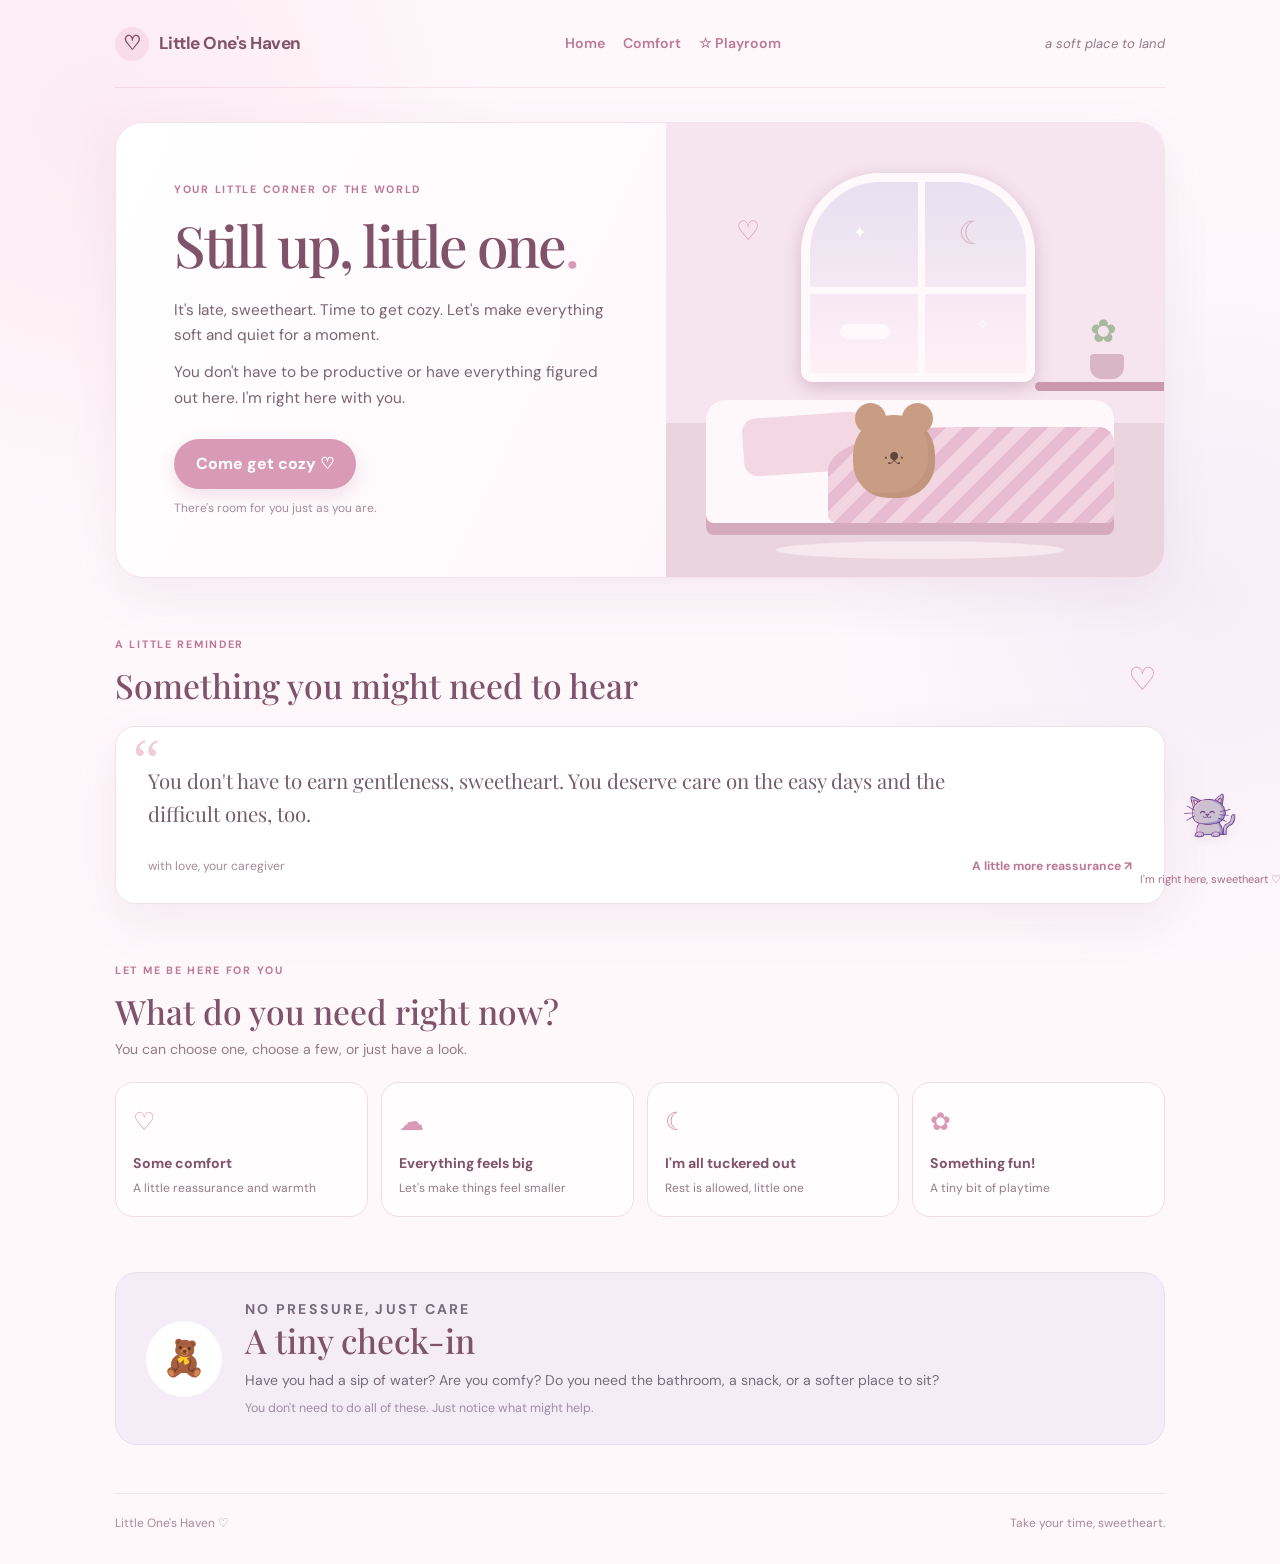
<file: index.html>
<!doctype html>
<html lang="en">
<head>
  <meta charset="utf-8">
  <meta name="viewport" content="width=device-width, initial-scale=1">
  <meta name="theme-color" content="#fff4f8">
  <title>Little One's Haven ♡</title>
  <link rel="preconnect" href="https://fonts.googleapis.com">
  <link rel="preconnect" href="https://fonts.gstatic.com" crossorigin>
  <link href="https://fonts.googleapis.com/css2?family=DM+Sans:wght@400;500;600;700&family=Playfair+Display:wght@500;600&display=swap" rel="stylesheet">
  <link rel="stylesheet" href="styles.css">
</head>
<body>
  <div class="page-shell">
<header class="site-header">
  <a class="brand" href="index.html" aria-label="Little One's Haven home">
    <span class="brand-mark">♡</span>
    <span>Little One's Haven</span>
  </a>

  <nav class="site-nav">
    <a href="index.html">Home</a>
    <a href="comfort.html">Comfort</a>
    <a href="fun.html">☆ Playroom</a>
  </nav>

  <span class="header-note">a soft place to land</span>
</header>

    <main>
      <section class="welcome-card" aria-labelledby="welcome-title">
        <div class="welcome-copy">
          <p class="eyebrow">YOUR LITTLE CORNER OF THE WORLD</p>
          <h1 id="welcome-title"><span id="greeting-title">Hello, sweetheart</span><span class="pink-dot">.</span></h1>
          <p class="welcome-text" id="greeting-text">There you are, little one. Come in, get comfortable, and let the outside world wait for a moment.</p>
          <p class="welcome-text">You don't have to be productive or have everything figured out here. I'm right here with you.</p>
          <button class="primary-button" id="cozy-button">Come get cozy <span aria-hidden="true">♡</span></button>
          <p class="tiny-note" id="welcome-response" aria-live="polite">There's room for you just as you are.</p>
        </div>
        <div class="welcome-art" aria-label="Illustration of a cozy pink room with a teddy bear" role="img">
          <div class="window">
            <span class="moon">☾</span>
            <span class="star star-one">✦</span>
            <span class="star star-two">✧</span>
            <span class="cloud"></span>
          </div>
          <div class="shelf"></div>
          <div class="plant"><span>✿</span><i></i></div>
          <div class="bed">
            <div class="pillow"></div>
            <div class="blanket"></div>
            <div class="teddy"><span class="ear left"></span><span class="ear right"></span><span class="face">·ᴥ·</span></div>
          </div>
          <div class="rug"></div>
          <span class="floating-heart">♡</span>
        </div>
      </section>

      <section class="message-section">
        <div class="section-heading">
          <div>
            <p class="eyebrow">A LITTLE REMINDER</p>
            <h2>Something you might need to hear</h2>
          </div>
          <span class="decorative-heart" aria-hidden="true">♡</span>
        </div>
        <article class="message-card">
          <span class="quote-mark" aria-hidden="true">“</span>
          <p id="care-message" aria-live="polite">You don't have to earn gentleness, sweetheart. You deserve care on the easy days and the difficult ones, too.</p>
          <div class="message-footer">
            <span>with love, your caregiver</span>
            <button class="text-button" id="new-message">A little more reassurance ↗</button>
          </div>
        </article>
      </section>

      <section class="needs-section">
        <div class="section-heading">
          <div>
            <p class="eyebrow">LET ME BE HERE FOR YOU</p>
            <h2>What do you need right now?</h2>
            <p class="section-subtitle">You can choose one, choose a few, or just have a look.</p>
          </div>
        </div>
        <div class="needs-grid">
          <button class="need-card" data-need="comfort" aria-pressed="false">
            <span class="need-icon">♡</span><span class="need-title">Some comfort</span><span class="need-desc">A little reassurance and warmth</span>
          </button>
          <button class="need-card" data-need="overwhelmed" aria-pressed="false">
            <span class="need-icon">☁</span><span class="need-title">Everything feels big</span><span class="need-desc">Let's make things feel smaller</span>
          </button>
          <button class="need-card" data-need="tired" aria-pressed="false">
            <span class="need-icon">☾</span><span class="need-title">I'm all tuckered out</span><span class="need-desc">Rest is allowed, little one</span>
          </button>
          <button class="need-card" data-need="play" aria-pressed="false">
            <span class="need-icon">✿</span><span class="need-title">Something fun!</span><span class="need-desc">A tiny bit of playtime</span>
          </button>
        </div>
        <div class="response-card" id="need-response" hidden aria-live="polite">
          <p class="response-label">A note from your caregiver</p>
          <p id="need-response-text"></p>
          <a class="response-link" id="need-response-link" href="comfort.html" hidden>Tap here to get some comfort ♡</a>
        </div>
      </section>

      <section class="gentle-check">
        <div class="check-illustration" aria-hidden="true">🧸</div>
        <div>
          <p class="eyebrow">NO PRESSURE, JUST CARE</p>
          <h2>A tiny check-in</h2>
          <p>Have you had a sip of water? Are you comfy? Do you need the bathroom, a snack, or a softer place to sit?</p>
          <p class="check-small">You don't need to do all of these. Just notice what might help.</p>
        </div>
      </section>
    </main>

    <footer class="site-footer">
      <span>Little One's Haven <span aria-hidden="true">♡</span></span>
      <span>Take your time, sweetheart.</span>
    </footer>
      </div>
  <div class="mascot">

    <button
      class="mascot-button"
      id="mascot-button"
      type="button"
      aria-label="Talk to the kitten"
    >
      <img
        src="assets/mascot.png"
        alt="Your little kitten companion"
      >
    </button>

    <div class="mascot-label">
      I'm right here, sweetheart ♡
    </div>

    <div
      class="mascot-message"
      id="mascot-message"
      role="status"
      aria-live="polite"
      hidden
    ></div>

  </div>
<script src="script.js"></script>
<script src="mascot.js"></script>
</body>
</html>
</file>
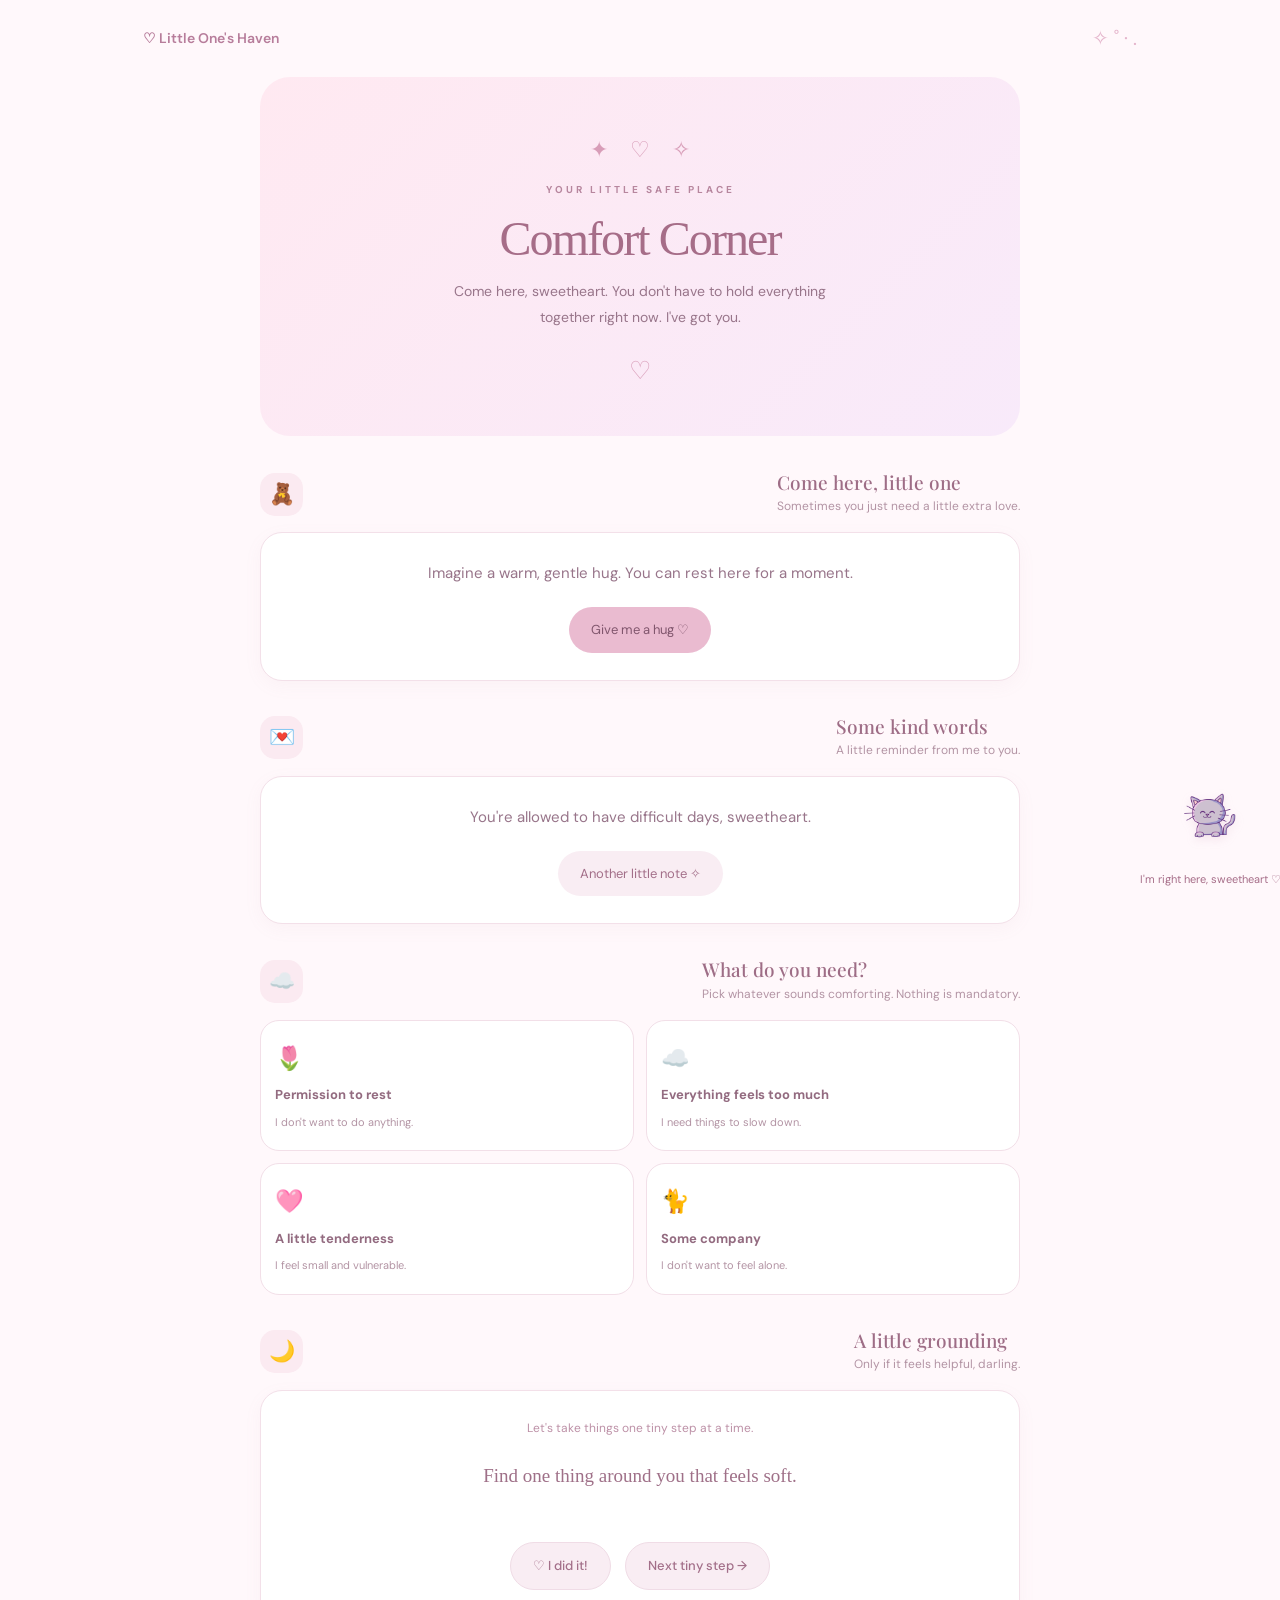
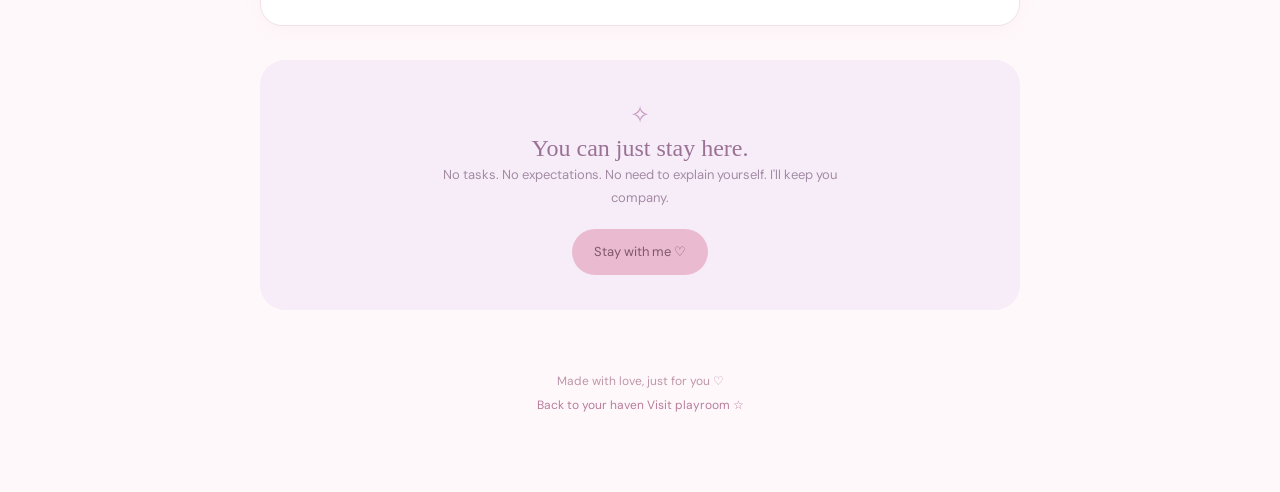
<file: comfort.html>
<!DOCTYPE html>
<html lang="en">
<head>
  <meta charset="UTF-8">
  <meta name="viewport" content="width=device-width, initial-scale=1.0">
  <title>Comfort Corner ♡ Little One's Haven</title>
    <link rel="preconnect" href="https://fonts.googleapis.com">
  <link rel="preconnect" href="https://fonts.gstatic.com" crossorigin>
  <link href="https://fonts.googleapis.com/css2?family=DM+Sans:wght@400;500;600;700&family=Playfair+Display:wght@500;600&display=swap" rel="stylesheet">
  <link rel="stylesheet" href="styles.css">
  <link rel="stylesheet" href="comfort.css">
</head>
<body class="comfort-page">

  <header class="comfort-header">
    <a href="index.html" class="back-home">♡ Little One's Haven</a>
    <span class="header-decoration">✧ ˚ · .</span>
  </header>

  <main class="comfort-container">

    <section class="comfort-welcome">
      <div class="welcome-stars">✦　♡　✧</div>
      <p class="eyebrow">YOUR LITTLE SAFE PLACE</p>
      <h1>Comfort Corner</h1>
      <p class="welcome-text">
        Come here, sweetheart.
        You don't have to hold everything together right now.
        I've got you.
      </p>
      <div class="welcome-decoration">♡</div>
    </section>

    <section class="comfort-section">
      <div class="section-heading">
        <span class="section-icon">🧸</span>
        <div>
          <h2>Come here, little one</h2>
          <p>Sometimes you just need a little extra love.</p>
        </div>
      </div>

<div class="hug-card">
  <p id="hug-message">
    Imagine a warm, gentle hug.
    You can rest here for a moment.
  </p>

  <img
    id="hug-image"
    class="hug-image"
    src="assets/hug.gif"
    alt="A little illustration of a warm hug"
    hidden
  >

  <button class="pink-button" id="hug-button">
    Give me a hug ♡
  </button>
</div>
    </section>

    <section class="comfort-section">
      <div class="section-heading">
        <span class="section-icon">💌</span>
        <div>
          <h2>Some kind words</h2>
          <p>A little reminder from me to you.</p>
        </div>
      </div>

      <div class="message-card">
        <p id="kind-message">
          You're allowed to have difficult days, sweetheart.
        </p>
        <button class="soft-button" id="message-button">
          Another little note ✧
        </button>
      </div>
    </section>

    <section class="comfort-section">
      <div class="section-heading">
        <span class="section-icon">☁️</span>
        <div>
          <h2>What do you need?</h2>
          <p>Pick whatever sounds comforting. Nothing is mandatory.</p>
        </div>
      </div>

      <div class="needs-grid">
        <button class="need-card" data-need="rest">
          <span>🌷</span>
          <strong>Permission to rest</strong>
          <small>I don't want to do anything.</small>
        </button>

        <button class="need-card" data-need="overwhelmed">
          <span>☁️</span>
          <strong>Everything feels too much</strong>
          <small>I need things to slow down.</small>
        </button>

        <button class="need-card" data-need="sad">
          <span>🩷</span>
          <strong>A little tenderness</strong>
          <small>I feel small and vulnerable.</small>
        </button>

        <button class="need-card" data-need="lonely">
          <span>🐈</span>
          <strong>Some company</strong>
          <small>I don't want to feel alone.</small>
        </button>
      </div>

      <div class="need-response" id="need-response" hidden>
        <p id="need-response-text"></p>

        <div class="breathe" id="breathe" hidden>
          <div class="breathe-circle" id="breathe-circle"></div>
          <p class="breathe-text" id="breathe-text" aria-live="polite">breathe with me ♡</p>
          <button class="pink-button" id="breathe-toggle" type="button">Start breathing together</button>
        </div>
                <div class="rest-tools" id="rest-tools" hidden>

          <div class="permission-slip">
            <p class="slip-title">PERMISSION SLIP</p>
            <p class="slip-text">This slip gives you permission to rest.</p>
            <p class="slip-sign" id="slip-sign">Signed: ______________</p>
            <span class="slip-seal" id="slip-seal" aria-hidden="true">♡</span>
          </div>

          <button class="pink-button" id="slip-button" type="button">Sign it ♡</button>

          <div class="rest-buttons">
            <button class="soft-button" id="tuck-button" type="button">Hold to be tucked in 🌙</button>
            <button class="soft-button" id="dim-button" type="button">🕯 Dim the lights</button>
          </div>

          <p class="rest-note" id="rest-note" aria-live="polite"></p>

        </div>
                <div class="tender-tools" id="tender-tools" hidden>
          <button class="hand-button" id="hand-button" type="button" aria-label="Hold my hand: press and hold">
            <span class="hand-heart" aria-hidden="true">♡</span>
          </button>
          <p class="hand-text" id="hand-text" aria-live="polite">Press and hold, little one.</p>
        </div>

        <div class="company-tools" id="company-tools" hidden>
<button class="kitten-nap" id="kitten-nap" type="button" aria-label="A sleeping kitten. Tap to say hello">
  <span class="nap-zzz" aria-hidden="true">z z z</span>
  <img
    src="assets/kitten-sleep.png"
    alt="A little sleeping kitten"
    class="nap-kitten"
    id="nap-kitten"
  >
</button>
          <p class="nap-text" id="nap-text" aria-live="polite">Someone is napping right next to you. Shh…</p>
        </div>
      </div>
    </section>

    <section class="comfort-section">
      <div class="section-heading">
        <span class="section-icon">🌙</span>
        <div>
          <h2>A little grounding</h2>
          <p>Only if it feels helpful, darling.</p>
        </div>
      </div>

<div class="grounding-card">
  <p class="grounding-intro">
    Let's take things one tiny step at a time.
  </p>

  <p id="grounding-prompt">
    Find one thing around you that feels soft.
  </p>

  <button class="heart-button" id="grounding-done">
    ♡ I did it!
  </button>

  <p id="grounding-praise" hidden>
    Good job, sweetheart! I'm proud of you. ♡
  </p>

  <button
    class="soft-button"
    id="grounding-button"
  >
    Next tiny step →
  </button>
</div>
    </section>

    <section class="comfort-section quiet-section">
      <span class="quiet-star">✧</span>
      <h2>You can just stay here.</h2>
      <p>
        No tasks. No expectations. No need to explain yourself.
        I'll keep you company.
      </p>
      <button class="pink-button" id="quiet-button">
        Stay with me ♡
      </button>
      <p id="quiet-message" class="quiet-message" hidden>
        There you are, sweetheart.
        Get cozy. You can take all the time you need.
      </p>
    </section>

    <footer class="comfort-footer">
      Made with love, just for you ♡
      <br>
      <a href="index.html">Back to your haven</a>
      <a href="fun.html"> Visit playroom ☆</a>
    </footer>

  </main>

<div class="tuck-overlay" aria-hidden="true">
  <div class="tuck-blanket"></div>
</div>
<div class="mascot">
  <button
    class="mascot-button"
    id="mascot-button"
    type="button"
    aria-label="Talk to the kitten"
  >
    <img
      src="assets/mascot.png"
      alt="Your little kitten companion"
    >
  </button>

  <div class="mascot-label">
    I'm right here, sweetheart ♡
  </div>

  <div
    class="mascot-message"
    id="mascot-message"
    role="status"
    aria-live="polite"
    hidden
  ></div>
</div>
<script src="comfort.js"></script>
<script src="breathe.js"></script>
<script src="rest.js"></script>
<script src="cuddles.js"></script>
<script src="mascot.js"></script>
</body>
</html>
</file>
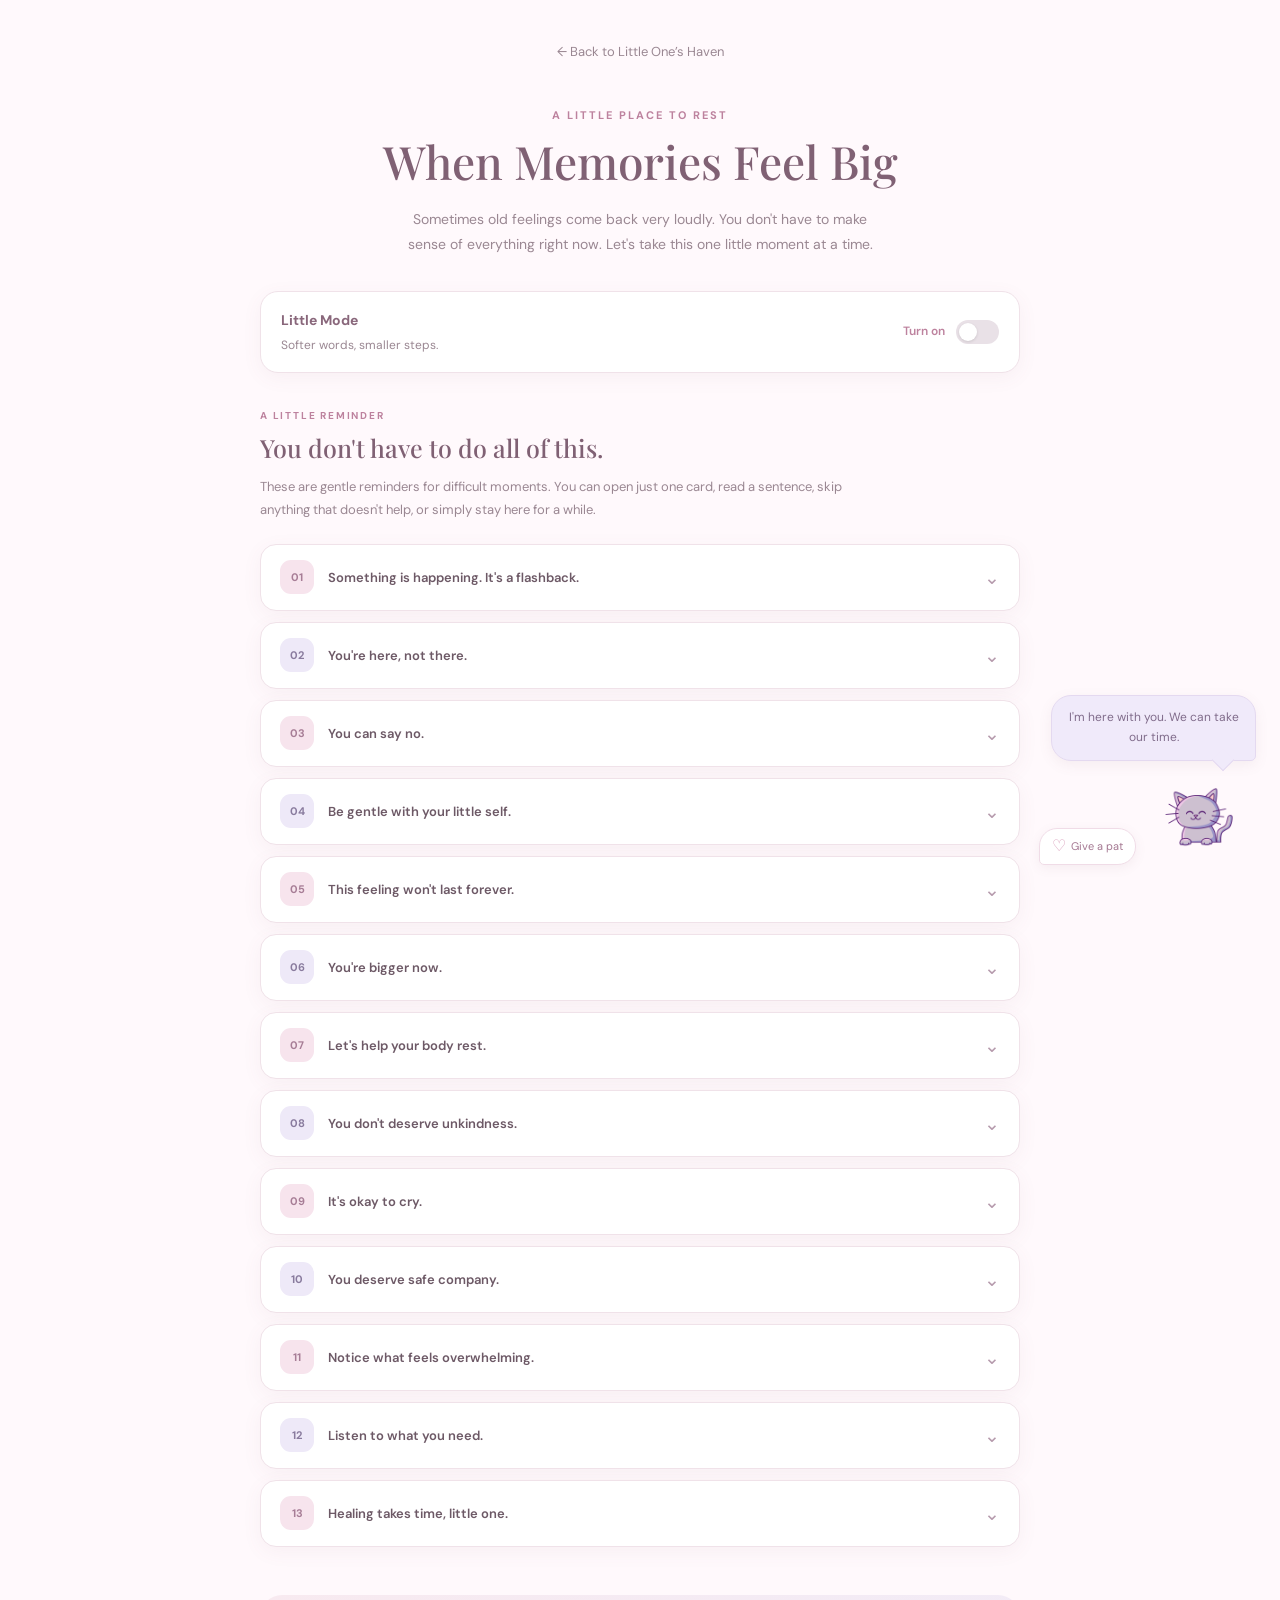
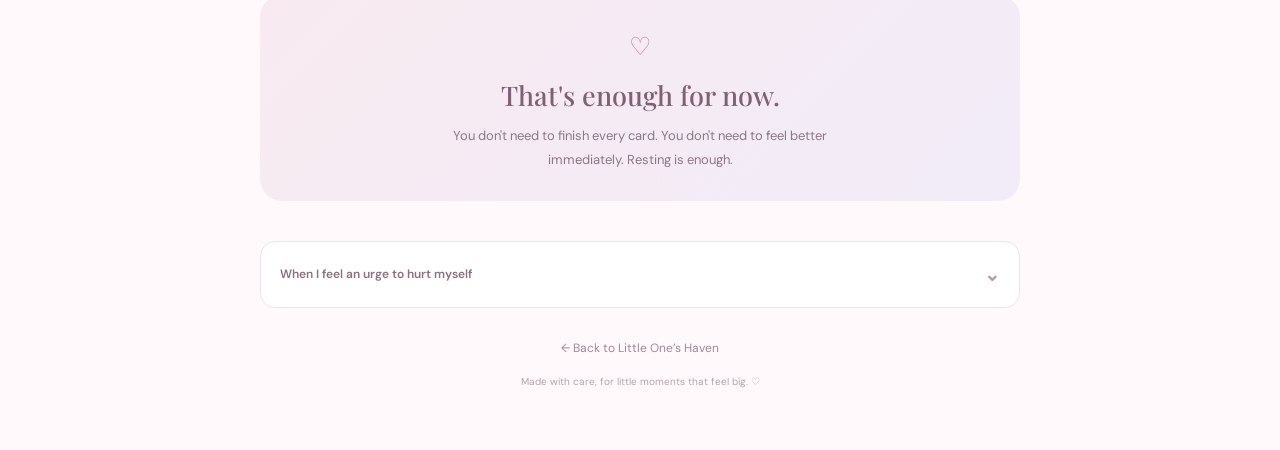
<file: flashbacks.html>
<!DOCTYPE html>
<html lang="en">
<head>
  <meta charset="UTF-8">
  <meta name="viewport" content="width=device-width, initial-scale=1.0">

  <title>When Memories Feel Big ♡</title>

  <link rel="preconnect" href="https://fonts.googleapis.com">
  <link rel="preconnect" href="https://fonts.gstatic.com" crossorigin>
  <link href="https://fonts.googleapis.com/css2?family=DM+Sans:wght@400;500;600;700&family=Playfair+Display:wght@500;600&display=swap" rel="stylesheet">

  <link rel="stylesheet" href="flashbacks.css">
  <script src="flashbacks.js" defer></script>
</head>

<body>

  <div class="flashbacks-page">

    <header class="flashbacks-header">
      <a class="back-link" href="index.html">
        ← Back to Little One’s Haven
      </a>

      <p class="eyebrow">A little place to rest</p>

      <h1>When Memories Feel Big</h1>

      <p class="page-intro">
        Sometimes old feelings come back very loudly.
        You don't have to make sense of everything right now.
        Let's take this one little moment at a time.
      </p>
    </header>


    <main>

      <!-- Little Mode -->

      <section class="mode-section" aria-label="Reading mode">
        <div class="mode-description">
          <span class="mode-title">Little Mode</span>
          <span class="mode-subtitle">
            Softer words, smaller steps.
          </span>
        </div>

        <button
          class="mode-toggle"
          id="little-mode-toggle"
          type="button"
          aria-pressed="false"
        >
          <span class="toggle-label">Turn on</span>
          <span class="toggle-indicator" aria-hidden="true"></span>
        </button>
      </section>



<!-- Floating kitten companion -->

<aside class="kitten-companion" aria-label="Your little companion">

  <div class="kitten-message" aria-live="polite">
    <p id="kitten-message">
      I'm here with you. We can take our time.
    </p>
  </div>

  <div class="kitten-bottom">
    <button
      class="kitten-interaction"
      id="kitten-interaction"
      type="button"
      aria-label="Give the kitten a little pat"
    >
      <span class="pat-heart" aria-hidden="true">♡</span>
      <span class="pat-label">Give a pat</span>
    </button>

    <div class="kitten-image-wrap">
      <img
        src="assets/mascot.png"
        alt="Your little kitten companion"
        id="flashbacks-kitten"
      >
    </div>
  </div>

</aside>


      <!-- Introduction -->

      <section class="steps-intro">
        <p class="section-label">A little reminder</p>

        <h2>You don't have to do all of this.</h2>

        <p>
          These are gentle reminders for difficult moments.
          You can open just one card, read a sentence, skip anything
          that doesn't help, or simply stay here for a while.
        </p>
      </section>


      <!-- The 13 steps -->

      <section class="flashback-steps" aria-label="Gentle reminders">

        <details class="flashback-card" data-step="1">
          <summary>
            <span class="step-number">01</span>
            <span class="step-title">Something is happening. It's a flashback.</span>
            <span class="step-arrow" aria-hidden="true">⌄</span>
          </summary>

          <div class="step-content">
            <p class="step-text">
              Sometimes a memory can feel so real that it seems like
              you're back there again. But you're here, right now.
              This is a flashback. Something from the past is visiting you.
              You don't have to figure it out right now.
            </p>

            <p class="little-text">
              A big old feeling is visiting.
              It can feel real, but it is a memory.
              You're here, right now.
            </p>
          </div>
        </details>


        <details class="flashback-card" data-step="2">
          <summary>
            <span class="step-number">02</span>
            <span class="step-title">You're here, not there.</span>
            <span class="step-arrow" aria-hidden="true">⌄</span>
          </summary>

          <div class="step-content">
            <p class="step-text">
              You might feel scared. That's okay.
              But feeling scared doesn't necessarily mean something bad
              is happening right now. You're here, in the present.
              The past is not happening again.
            </p>

            <p class="little-text">
              You're here, little one.
              That was then. This is now.
              Let's look around at where you are.
            </p>
          </div>
        </details>


        <details class="flashback-card" data-step="3">
          <summary>
            <span class="step-number">03</span>
            <span class="step-title">You can say no.</span>
            <span class="step-arrow" aria-hidden="true">⌄</span>
          </summary>

          <div class="step-content">
            <p class="step-text">
              Your body belongs to you.
              You don't have to stay where someone is hurting you.
              You can move away, say no, ask for help or protect your space.
              You are allowed to have boundaries.
            </p>

            <p class="little-text">
              Your body is yours.
              You can say no.
              You can move away.
              You are allowed to have boundaries.
            </p>
          </div>
        </details>


        <details class="flashback-card" data-step="4">
          <summary>
            <span class="step-number">04</span>
            <span class="step-title">Be gentle with your little self.</span>
            <span class="step-arrow" aria-hidden="true">⌄</span>
          </summary>

          <div class="step-content">
            <p class="step-text">
              There's a little part of you that feels very scared right now.
              You don't have to tell it to stop crying or be brave.
              You can tell it:
              <em>“I'm here, sweetheart. I won't be angry with you.
              You can be little, you can cry, and you can need cuddles.
              I'll take care of us.”</em>
            </p>

            <p class="little-text">
              Oh, sweetheart.
              You don't have to be brave right now.
              You can cry. You can need cuddles.
              I'm here with you.
            </p>
          </div>
        </details>


        <details class="flashback-card" data-step="5">
          <summary>
            <span class="step-number">05</span>
            <span class="step-title">This feeling won't last forever.</span>
            <span class="step-arrow" aria-hidden="true">⌄</span>
          </summary>

          <div class="step-content">
            <p class="step-text">
              Sometimes a scary feeling makes it seem like things will
              always be this way. But feelings change.
              Even very big feelings become smaller eventually.
              You don't have to make everything better right now.
              Just stay with yourself, one little moment at a time.
            </p>

            <p class="little-text">
              This feeling is big, but it won't stay this big forever.
              One little moment at a time.
            </p>
          </div>
        </details>


        <details class="flashback-card" data-step="6">
          <summary>
            <span class="step-number">06</span>
            <span class="step-title">You're bigger now.</span>
            <span class="step-arrow" aria-hidden="true">⌄</span>
          </summary>

          <div class="step-content">
            <p class="step-text">
              You're bigger now. You have choices, people who can help,
              and ways to protect yourself.
              You don't have to handle everything alone.
            </p>

            <p class="little-text">
              You're not alone with this anymore.
              Grown-up you is here, too.
              You have choices now.
            </p>
          </div>
        </details>


        <details class="flashback-card" data-step="7">
          <summary>
            <span class="step-number">07</span>
            <span class="step-title">Let's help your body rest.</span>
            <span class="step-arrow" aria-hidden="true">⌄</span>
          </summary>

          <div class="step-content">
            <p class="step-text">
              Your body might still feel tense or frightened.
              Let's not rush it.
              Unclench your jaw, if you can.
              Let your shoulders rest.
              Take a gentle breath. No need to breathe deeply.
              Find somewhere comfortable to sit or lie down.
              Wrap yourself in a blanket.
              Hold your favourite plushie.
              You don't have to do all of these.
              One little thing is enough.
            </p>

            <p class="little-text">
              Let's get cosy.
              Maybe a blanket?
              Maybe your favourite plushie?
              You can just get comfy.
              No need to do everything.
            </p>
          </div>
        </details>


        <details class="flashback-card" data-step="8">
          <summary>
            <span class="step-number">08</span>
            <span class="step-title">You don't deserve unkindness.</span>
            <span class="step-arrow" aria-hidden="true">⌄</span>
          </summary>

          <div class="step-content">
            <p class="step-text">
              Sometimes a mean little voice inside tells you that
              everything is your fault.
              You don't have to believe it.
              You are not bad for being scared, upset, tired or overwhelmed.
              You deserve kindness, even when things go wrong.
            </p>

            <p class="little-text">
              You're not bad.
              Not for crying. Not for being scared.
              Not for needing help.
              You deserve kindness.
            </p>
          </div>
        </details>


        <details class="flashback-card" data-step="9">
          <summary>
            <span class="step-number">09</span>
            <span class="step-title">It's okay to cry.</span>
            <span class="step-arrow" aria-hidden="true">⌄</span>
          </summary>

          <div class="step-content">
            <p class="step-text">
              You might feel sad about things that happened a long time ago.
              You might cry, feel angry or wish someone had protected you.
              Those feelings deserve space.
              You don't have to hide your tears.
              You can be gentle with yourself while they come.
            </p>

            <p class="little-text">
              It's okay, sweetheart.
              Tears are allowed.
              You don't have to hide them.
            </p>
          </div>
        </details>


        <details class="flashback-card" data-step="10">
          <summary>
            <span class="step-number">10</span>
            <span class="step-title">You deserve safe company.</span>
            <span class="step-arrow" aria-hidden="true">⌄</span>
          </summary>

          <div class="step-content">
            <p class="step-text">
              You don't have to be alone with everything.
              If there's someone you trust, you can ask them to stay with you.
              You don't even need to explain everything.
              You can simply say:
              <em>“I'm having a difficult moment.
              Could you sit with me for a while?”</em>
            </p>

            <p class="little-text">
              You can ask someone kind to stay.
              You don't have to explain.
              Just having company is enough.
            </p>
          </div>
        </details>


        <details class="flashback-card" data-step="11">
          <summary>
            <span class="step-number">11</span>
            <span class="step-title">Notice what feels overwhelming.</span>
            <span class="step-arrow" aria-hidden="true">⌄</span>
          </summary>

          <div class="step-content">
            <p class="step-text">
              Sometimes certain sounds, places, people, words or situations
              bring back old feelings.
              It's not your fault.
              When you can, give yourself a little more space from things
              that hurt or overwhelm you.
              You deserve to feel comfortable.
            </p>

            <p class="little-text">
              Some things can feel too loud or too much.
              That's not your fault.
              You can take a little break.
            </p>
          </div>
        </details>


        <details class="flashback-card" data-step="12">
          <summary>
            <span class="step-number">12</span>
            <span class="step-title">Listen to what you need.</span>
            <span class="step-arrow" aria-hidden="true">⌄</span>
          </summary>

          <div class="step-content">
            <p class="step-text">
              Maybe you needed someone to comfort you.
              Maybe you needed protection, patience, kindness
              or someone who would listen.
              Those needs were never silly or wrong.
              You can start giving yourself some of that care now.
              And you can let safe people help, too.
            </p>

            <p class="little-text">
              What do you need, little one?
              A cuddle? Some rest?
              Someone to listen?
              Your needs are important.
            </p>
          </div>
        </details>


        <details class="flashback-card" data-step="13">
          <summary>
            <span class="step-number">13</span>
            <span class="step-title">Healing takes time, little one.</span>
            <span class="step-arrow" aria-hidden="true">⌄</span>
          </summary>

          <div class="step-content">
            <p class="step-text">
              You don't have to get better all at once.
              Some days will be easier.
              Some days might be difficult again.
              That doesn't mean you've failed or lost all your progress.
              You are learning to feel safer, little by little.
              Please don't be angry with yourself for having a difficult day.
            </p>

            <p class="little-text">
              Getting better takes time.
              Difficult days don't mean you've failed.
              You're learning, little by little.
              I'm proud of you for being here.
            </p>
          </div>
        </details>

      </section>


      <!-- Closing message -->

      <section class="closing-message">
        <p class="closing-heart" aria-hidden="true">♡</p>

        <h2>That's enough for now.</h2>

        <p>
          You don't need to finish every card.
          You don't need to feel better immediately.
          Resting is enough.
        </p>
      </section>

    </main>


    <!-- Footer -->

    <footer class="flashbacks-footer">

      <details class="gentle-alternatives">
        <summary>
          <span>When I feel an urge to hurt myself</span>
          <span class="step-arrow" aria-hidden="true">⌄</span>
        </summary>

        
<div class="alternatives-content">

  <p class="alternatives-normal">
    Let's try something that gives the feeling somewhere else to go,
    without hurting your body.
  </p>

  <p class="alternatives-little">
    Sweetheart, let's find something gentle for your body.
    We can try one of these little things.
  </p>

  <ul>
    <li>
      <span class="alternatives-normal">
        Draw on your skin with a red pen.
        Use gentle strokes, without pressing.
      </span>
      <span class="alternatives-little">
        You can draw little red lines or hearts with a red pen.
        No pressing, just drawing.
      </span>
    </li>

    <li>
      <span class="alternatives-normal">
        Let some comfortably cool water run over your wrists.
      </span>
      <span class="alternatives-little">
        You can let some cool, comfy water run over your wrists.
      </span>
    </li>
  </ul>

  <p class="alternatives-normal">
    You don't have to force yourself to do either one.
    Choose what feels manageable, or simply move somewhere cosy
    and give yourself a little time.
  </p>

  <p class="alternatives-little">
    You don't have to do anything perfectly.
    We can just take a little break together.
  </p>

</div>

      </details>

      <a class="footer-home-link" href="index.html">
        ← Back to Little One’s Haven
      </a>

      <p class="footer-note">
        Made with care, for little moments that feel big. ♡
      </p>

    </footer>

  </div>

</body>
</html>
</file>
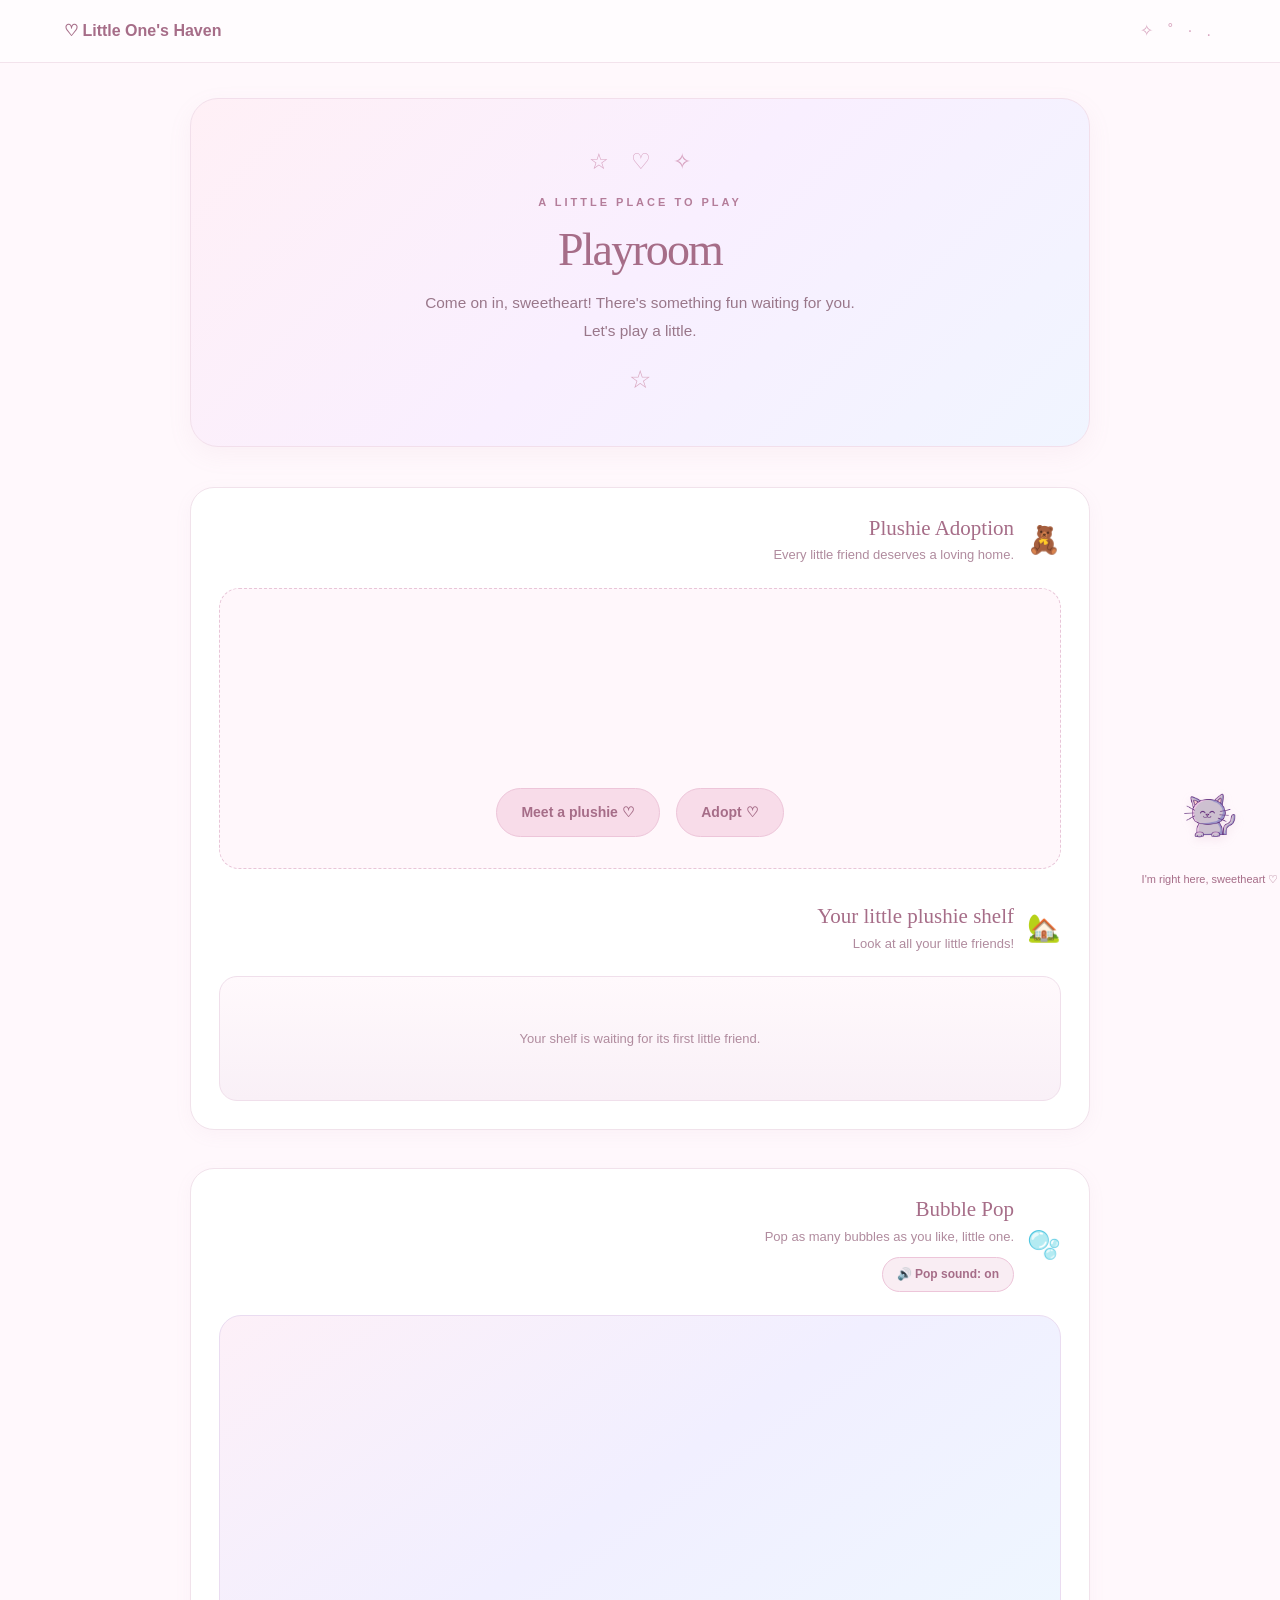
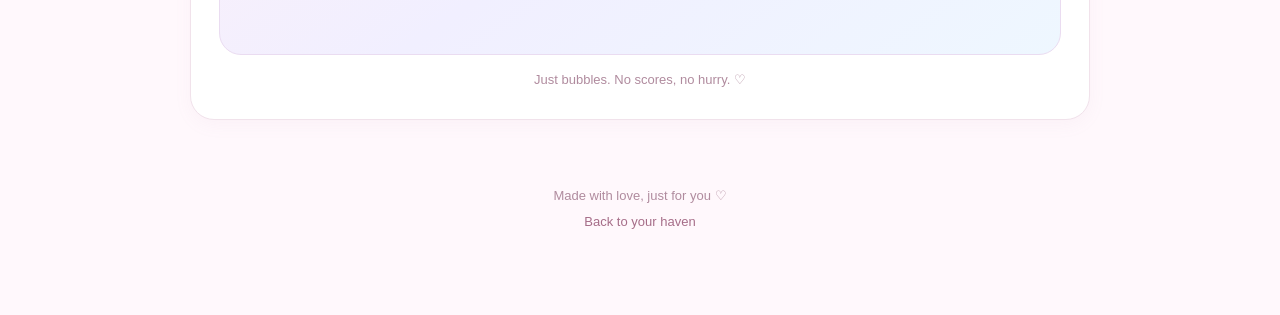
<file: fun.html>
<!DOCTYPE html>
<html lang="en">
<head>
  <meta charset="UTF-8">
  <meta name="viewport" content="width=device-width, initial-scale=1.0">

  <title>Playroom ♡ Little One's Haven</title>

  <link rel="stylesheet" href="styles.css">
  <link rel="stylesheet" href="fun.css">
</head>

<body class="fun-page">

  <!-- Header -->
  <header class="fun-header">
    <a href="index.html" class="back-home">
      ♡ Little One's Haven
    </a>

    <span class="header-decoration">✧ ˚ · .</span>
  </header>


  <!-- Main content -->
  <main class="fun-container">

    <!-- Welcome section -->
    <section class="fun-welcome">
      <div class="welcome-stars">☆　♡　✧</div>

      <p class="eyebrow">A LITTLE PLACE TO PLAY</p>

      <h1>Playroom</h1>

      <p class="welcome-text">
        Come on in, sweetheart!
        There's something fun waiting for you.
        Let's play a little.
      </p>

      <div class="welcome-decoration">☆</div>
    </section>


    <!-- Plushie Adoption -->
    <section class="fun-section plushie-section">

      <div class="section-heading">
        <span class="section-icon">🧸</span>

        <div>
          <h2>Plushie Adoption</h2>
          <p>Every little friend deserves a loving home.</p>
        </div>
      </div>

      <div class="adoption-card">

        <div id="plushie-display">
          <!-- A new plushie will appear here -->
        </div>

        <button class="pink-button" id="meet-plushie-button">
          Meet a plushie ♡
        </button>

        <button
          class="soft-button"
          id="adopt-plushie-button"
          hidden
        >
          Adopt ♡
        </button>

      </div>


      <!-- Plushie Shelf -->
      <div class="plushie-shelf-section">

        <div class="section-heading">
          <span class="section-icon">🏡</span>

          <div>
            <h2>Your little plushie shelf</h2>
            <p>Look at all your little friends!</p>
          </div>
        </div>

        <div class="plushie-shelf" id="plushie-shelf">

          <p id="empty-shelf-message">
            Your shelf is waiting for its first little friend.
          </p>

          <!-- Adopted plushies will appear here -->

        </div>

      </div>

    </section>


    <section class="fun-section bubble-section">

      <div class="section-heading">
        <span class="section-icon">🫧</span>

        <div>
          <h2>Bubble Pop</h2>
          <p>Pop as many bubbles as you like, little one.</p>
          <button class="sound-toggle" id="bubble-sound-toggle" type="button">🔊 Pop sound: on</button>
        </div>
      </div>

      <div class="bubble-playground" id="bubble-playground">

        <!-- Floating bubbles will appear here -->

      </div>

      <p class="bubble-caption">
        Just bubbles. No scores, no hurry. ♡
      </p>

    </section>


    <!-- Footer -->
    <footer class="fun-footer">
      Made with love, just for you ♡
      <br>
      <a href="index.html">Back to your haven</a>
    </footer>

  </main>
  <div class="mascot">
    <button
      class="mascot-button"
      id="mascot-button"
      type="button"
      aria-label="Talk to the kitten"
    >
      <img
        src="assets/mascot.png"
        alt="Your little kitten companion"
      >
    </button>

    <div class="mascot-label">
      I'm right here, sweetheart ♡
    </div>

    <div
      class="mascot-message"
      id="mascot-message"
      role="status"
      aria-live="polite"
      hidden
    ></div>
  </div>
  <script src="mascot.js"></script>
  <script src="fun.js"></script>

</body>
</html>
</file>
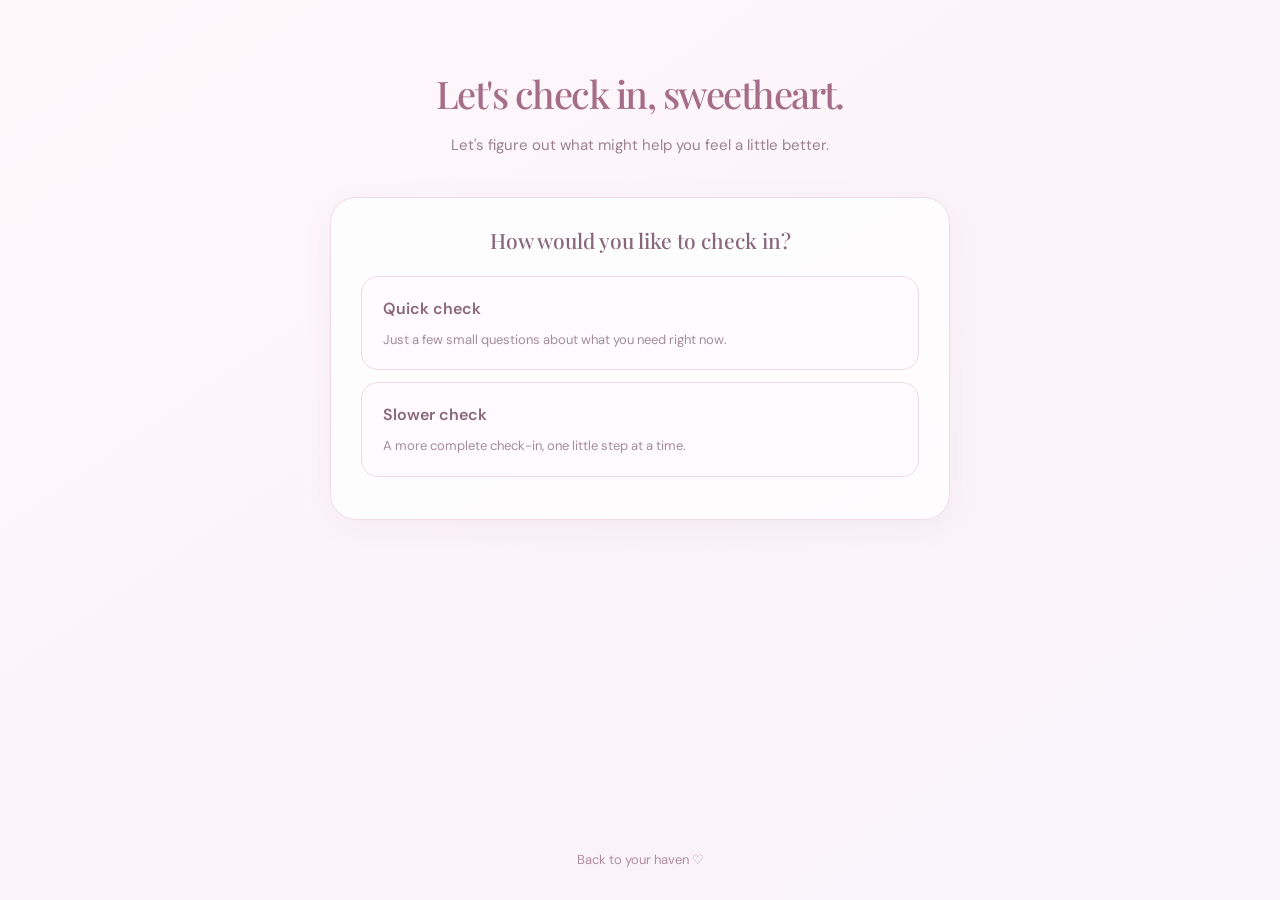
<file: sensory.html>
<!DOCTYPE html>
<html lang="en">
<head>
  <meta charset="UTF-8">
  <meta name="viewport" content="width=device-width, initial-scale=1.0">

  <title>A Little Check-in ♡ Little One's Haven</title>

  <link rel="preconnect" href="https://fonts.googleapis.com">
  <link rel="preconnect" href="https://fonts.gstatic.com" crossorigin>

  <link href="https://fonts.googleapis.com/css2?family=DM+Sans:wght@400;500;600;700&family=Playfair+Display:wght@500;600&display=swap" rel="stylesheet">

  <link rel="stylesheet" href="styles.css">
  <link rel="stylesheet" href="sensory.css">
</head>

<body class="sensory-page">

  <main class="sensory-container">

    <!-- START SCREEN -->

    <section class="sensory-screen start-screen" id="start-screen">

      <div class="sensory-heading">
        <h1>Let's check in, sweetheart.</h1>

        <p>
          Let's figure out what might help
          you feel a little better.
        </p>
      </div>

      <div class="mode-card">

        <h2>How would you like to check in?</h2>

        <button
          class="mode-button"
          type="button"
          data-mode="quick"
        >
          <strong>Quick check</strong>
          <span>
            Just a few small questions about
            what you need right now.
          </span>
        </button>

        <button
          class="mode-button"
          type="button"
          data-mode="slow"
        >
          <strong>Slower check</strong>
          <span>
            A more complete check-in,
            one little step at a time.
          </span>
        </button>

      </div>

    </section>


    <!-- QUESTION SCREEN -->

    <section
      class="sensory-screen question-screen"
      id="question-screen"
      hidden
    >

      <div class="question-progress">

        <div
          class="progress-track"
          role="progressbar"
          aria-label="Question progress"
          aria-valuemin="0"
          aria-valuemax="100"
          aria-valuenow="0"
          id="progress-track"
        >
          <div
            class="progress-fill"
            id="progress-fill"
          ></div>
        </div>

      </div>

      <div class="question-card">

        <p
          class="question-text"
          id="question-text"
          aria-live="polite"
        ></p>

        <div
          class="answer-options"
          id="answer-options"
        ></div>

      </div>

      <div class="question-navigation">

        <button
          class="text-button"
          type="button"
          id="back-button"
        >
          ← Back
        </button>

        <button
          class="text-button"
          type="button"
          id="skip-button"
        >
          Skip
        </button>

      </div>

      <button
        class="finish-early-button"
        type="button"
        id="finish-early-button"
      >
        Show me what might help
      </button>

    </section>


    <!-- RESULTS SCREEN -->

    <section
      class="sensory-screen results-screen"
      id="results-screen"
      hidden
    >

      <div class="sensory-heading">
        <h1>Here are a few little things.</h1>

        <p>
          You don't have to do everything.
          Just take what feels helpful.
        </p>
      </div>

      <div
        class="results-list"
        id="results-list"
      ></div>

      <button
        class="more-button"
        type="button"
        id="more-button"
        hidden
      >
        More small things
      </button>

      <div
        class="more-results"
        id="more-results"
        hidden
      ></div>

      <div class="extra-tools">

        <button
          class="soft-action-button"
          type="button"
          id="breathe-button"
        >
          Breathe with me ♡
        </button>
      </div>

      <div
        class="breathing-panel"
        id="breathing-panel"
        hidden
      >
        <div class="breathing-circle" id="breathing-circle"></div>

        <p id="breathing-text" aria-live="polite">
          Breathe in slowly…
        </p>

        <button
          class="text-button"
          type="button"
          id="stop-breathing-button"
        >
          Stop
        </button>
      </div>

      <button
        class="restart-button"
        type="button"
        id="restart-button"
      >
        Start over
      </button>

    </section>

  </main>


  <!-- FOOTER -->

  <footer class="sensory-footer">
    <a href="index.html">Back to your haven ♡</a>
  </footer>


  <script src="sensory.js"></script>

</body>
</html>
</file>
<file: styles.css>
:root {
  --pink-50: #fff8fb;
  --pink-100: #fff0f5;
  --pink-200: #f8dce8;
  --pink-300: #edbfd2;
  --pink-500: #bd7895;
  --pink-700: #80536a;
  --ink: #594650;
  --muted: #927c86;
  --cream: #fffaf6;
  --white: #fffdfd;
  --shadow: 0 18px 50px rgba(147, 93, 119, .09);
}
* { box-sizing: border-box; }
html { scroll-behavior: smooth; }
body {
  margin: 0;
  color: var(--ink);
  background:
    radial-gradient(circle at 8% 8%, rgba(248,220,232,.48), transparent 26rem),
    radial-gradient(circle at 94% 38%, rgba(238,226,245,.5), transparent 24rem),
    var(--pink-50);
  font-family: "DM Sans", sans-serif;
  line-height: 1.65;
}
button { font: inherit; }
.page-shell { width: min(1050px, calc(100% - 40px)); margin: 0 auto; }
.site-header {
  min-height: 88px; display: flex; align-items: center; justify-content: space-between;
  border-bottom: 1px solid rgba(189,120,149,.16); margin-bottom: 34px;
}
.brand { display: inline-flex; gap: 10px; align-items: center; color: var(--pink-700); text-decoration: none; font-weight: 700; letter-spacing: -.03em; font-size: 1.08rem; }
.brand-mark { display: grid; place-items: center; width: 34px; height: 34px; border-radius: 50%; background: var(--pink-200); color: var(--pink-700); font-size: 1.25rem; }
.header-note { color: var(--muted); font-size: .82rem; font-style: italic; }
.welcome-card {
  display: grid; grid-template-columns: 1.05fr .95fr; overflow: hidden; min-height: 405px;
  background: linear-gradient(115deg, #fff 0%, #fff8fb 58%, #fbeaf1 100%);
  border: 1px solid #f5e2ea; border-radius: 28px; box-shadow: var(--shadow);
}
.welcome-copy { padding: clamp(28px, 5vw, 58px); align-self: center; }
.eyebrow { color: var(--pink-500); letter-spacing: .16em; font-size: .67rem; font-weight: 700; margin: 0 0 12px; }
h1, h2 { font-family: "Playfair Display", Georgia, serif; font-weight: 500; line-height: 1.18; color: var(--pink-700); }
h1 { font-size: clamp(2.25rem, 5vw, 3.55rem); margin: 0 0 20px; letter-spacing: -.04em; }
.pink-dot { color: #d99ab5; }
.welcome-text { max-width: 440px; color: #796570; font-size: .96rem; margin: 0 0 12px; }
.primary-button {
  margin-top: 16px; border: 0; border-radius: 999px; padding: 12px 22px;
  background: #d99ab5; color: white; font-weight: 700; cursor: pointer;
  box-shadow: 0 7px 18px rgba(189,120,149,.22); transition: transform .2s, background .2s;
}
.primary-button:hover { background: #c783a1; transform: translateY(-2px); }
.primary-button:focus-visible, button:focus-visible { outline: 3px solid #b87b98; outline-offset: 3px; }
.tiny-note { color: #a58b97; font-size: .75rem; min-height: 1.2em; margin: 10px 0 0; }
.welcome-art { min-height: 350px; position: relative; overflow: hidden; background: linear-gradient(#f6e5ee 0 66%, #ead5df 66%); }
.window { position: absolute; width: 47%; height: 46%; top: 11%; left: 27%; border: 9px solid #fff9fb; border-radius: 80px 80px 12px 12px; background: linear-gradient(#e8dff0, #fff0f5); box-shadow: 0 5px 18px #d5b9c8; }
.window:before, .window:after { content: ""; position: absolute; background: #fff9fb; }
.window:before { width: 7px; height: 100%; left: 50%; }
.window:after { height: 7px; width: 100%; top: 55%; }
.moon { position: absolute; right: 18%; top: 13%; color: #d7b6c8; font-size: 2rem; }
.star { position: absolute; color: #fff; z-index: 1; }
.star-one { top: 20%; left: 20%; }.star-two { right: 17%; bottom: 18%; }
.cloud { position: absolute; width: 50px; height: 15px; background: #fff9fb; border-radius: 20px; left: 14%; bottom: 18%; }
.shelf { position: absolute; right: 0; top: 57%; width: 26%; height: 9px; background: #c998ad; border-radius: 8px 0 0 8px; }
.plant { position: absolute; right: 8%; top: 40%; color: #a7b99e; font-size: 2rem; }
.plant i { display: block; width: 34px; height: 25px; background: #d8b6c6; border-radius: 4px 4px 12px 12px; margin: -3px auto 0; }
.bed { position: absolute; bottom: 12%; left: 8%; width: 82%; height: 27%; background: #fff8fb; border-radius: 20px 20px 8px 8px; box-shadow: 0 12px 0 #d6aabd; }
.pillow { position: absolute; left: 9%; top: 12%; width: 30%; height: 47%; background: #f3d8e4; border-radius: 14px; transform: rotate(-4deg); }
.blanket { position: absolute; right: 0; bottom: 0; width: 70%; height: 78%; background: repeating-linear-gradient(135deg, #e8bcd0 0 12px, #f3d5e2 12px 24px); border-radius: 45% 15px 8px 8px; }
.teddy { position: absolute; left: 36%; bottom: 20%; width: 82px; height: 83px; border-radius: 48% 48% 43% 43%; background: #c99d83; z-index: 2; box-shadow: inset -7px -5px rgba(116,76,58,.09); }
.ear { position: absolute; top: -12px; width: 31px; height: 31px; background: #c99d83; border-radius: 50%; }.ear.left { left: 2px; }.ear.right { right: 2px; }
.face { position: absolute; inset: 28px 0 0; text-align: center; color: #60463d; font-size: 1.15rem; }
.rug { position: absolute; bottom: 4%; left: 22%; width: 58%; height: 18px; background: #f6e8ed; border-radius: 50%; }
.floating-heart { position: absolute; left: 14%; top: 19%; color: #d99ab5; font-size: 1.7rem; }
.message-section, .needs-section { margin-top: 58px; }
.section-heading { display: flex; justify-content: space-between; align-items: end; margin-bottom: 20px; }
h2 { font-size: clamp(1.55rem, 3vw, 2.1rem); margin: 0; }
.decorative-heart { color: #d99ab5; font-size: 2rem; padding-right: 8px; }
.message-card { position: relative; padding: 27px 32px 22px; background: #fff; border: 1px solid #f2e1e9; border-radius: 20px; box-shadow: var(--shadow); }
.quote-mark { position: absolute; top: 4px; left: 17px; color: #f0cbd9; font-family: Georgia, serif; font-size: 3.8rem; line-height: 1; }
#care-message { position: relative; margin: 10px 0 20px; max-width: 800px; color: #755d69; font-family: "Playfair Display", Georgia, serif; font-size: 1.28rem; }
.message-footer { display: flex; justify-content: space-between; align-items: center; gap: 12px; color: #a58b97; font-size: .76rem; }
.text-button { border: 0; background: none; color: var(--pink-500); cursor: pointer; font-weight: 700; padding: 5px 0; }
.text-button:hover { color: var(--pink-700); }
.section-subtitle { color: var(--muted); margin: 7px 0 0; font-size: .88rem; }
.needs-grid { display: grid; grid-template-columns: repeat(4, 1fr); gap: 13px; }
.need-card { text-align: left; padding: 19px 17px; border: 1px solid #f0dce6; border-radius: 18px; background: rgba(255,255,255,.8); color: var(--ink); cursor: pointer; transition: transform .2s, box-shadow .2s, border-color .2s; }
.need-card:hover, .need-card.selected { transform: translateY(-3px); border-color: #d99ab5; box-shadow: 0 10px 24px rgba(147,93,119,.1); }
.need-icon { display: block; color: #d99ab5; font-size: 1.55rem; margin-bottom: 9px; }
.need-title { display: block; font-weight: 700; color: var(--pink-700); font-size: .88rem; }
.need-desc { display: block; color: var(--muted); font-size: .75rem; line-height: 1.45; margin-top: 5px; }
.response-card { margin-top: 14px; padding: 19px 22px; border-radius: 16px; background: #f9eaf1; border: 1px solid #f0d5e1; }
.response-card[hidden] { display: none; }
.response-label { color: var(--pink-500); text-transform: uppercase; letter-spacing: .12em; font-size: .65rem; font-weight: 700; margin: 0 0 5px; }
#need-response-text { color: #755d69; margin: 0; }
.gentle-check { display: flex; align-items: center; gap: 23px; margin: 55px 0 48px; padding: 25px 30px; background: #f4edf7; border: 1px solid #e9dfee; border-radius: 22px; }
.check-illustration { display: grid; place-items: center; flex: 0 0 76px; width: 76px; height: 76px; border-radius: 50%; background: #fff; font-size: 2.2rem; }
.gentle-check h2 { margin-bottom: 8px; }.gentle-check p { margin: 0; color: #796a7d; font-size: .88rem; }
.gentle-check .check-small { margin-top: 6px; color: #a08da5; font-size: .78rem; }
.site-footer { display: flex; justify-content: space-between; gap: 15px; padding: 20px 0 30px; border-top: 1px solid rgba(189,120,149,.18); color: #a58b97; font-size: .75rem; }
@media (max-width: 760px) {
  .welcome-card { grid-template-columns: 1fr; }
  .welcome-art { min-height: 285px; }
  .needs-grid { grid-template-columns: repeat(2, 1fr); }
}
@media (max-width: 480px) {
  .page-shell { width: min(100% - 26px, 1050px); }
  .site-header { min-height: 70px; margin-bottom: 20px; }
.header-note { display: none; }
  .welcome-copy { padding: 28px 23px 20px; }
  .welcome-art { min-height: 245px; }
  .message-section, .needs-section { margin-top: 42px; }
  .message-card { padding: 25px 20px 18px; }
  .message-footer { align-items: flex-start; flex-direction: column; gap: 4px; }
  .gentle-check { align-items: flex-start; padding: 21px; gap: 15px; }
  .check-illustration { flex-basis: 54px; width: 54px; height: 54px; font-size: 1.6rem; }
  .site-footer { flex-direction: column; gap: 3px; }
}
@media (prefers-reduced-motion: reduce) { *, *::before, *::after { scroll-behavior: auto !important; transition: none !important; animation: none !important; } }
/* Interactive kitten mascot */

.mascot {
  position: fixed;
  right: 20px;
  bottom: 12px;
  z-index: 100;
  display: flex;
  flex-direction: column;
  align-items: center;
  gap: 5px;
  width: 100px;
  pointer-events: auto;
}

.mascot-button {
  display: block;
  width: 100%;
  padding: 0;
  border: none;
  background: transparent;
  cursor: pointer;
  font: inherit;
  transition: transform 0.2s ease;
}

.mascot-button:hover {
  transform: translateY(-4px) rotate(-3deg);
}

.mascot-button:active {
  transform: scale(0.95);
}

.mascot img {
  display: block;
  width: 100%;
  max-height: 85px;
  object-fit: contain;
  filter: drop-shadow(0 3px 5px rgba(190, 130, 160, 0.15));
  animation: kitty-float 4s ease-in-out infinite;
}

.mascot-label {
  color: #a66d88;
  font-size: 11px;
  text-align: center;
  white-space: nowrap;
}

.mascot-message {
  position: absolute;
right: calc(100% - 12px);
bottom: 65%;
  max-width: 150px;
  padding: 9px 13px;
  border-radius: 18px 18px 4px 18px;
  background: #fffafd;
  color: #a66d88;
  border: 1px solid #f0dce6;
  box-shadow: 0 4px 14px rgba(180, 120, 150, 0.12);
  font-size: 13px;
  text-align: center;
  white-space: nowrap;
  animation: kitten-pop 0.25s ease;
  z-index: 20;
}

.mascot-message[hidden] {
  display: none;
}

@keyframes kitty-float {
  0%, 100% { transform: translateY(0); }
  50% { transform: translateY(-7px); }
}

@keyframes kitten-pop {
  from {
    opacity: 0;
    transform: translateY(6px) scale(0.9);
  }
  to {
    opacity: 1;
    transform: translateY(0) scale(1);
  }
}

@media (max-width: 600px) {
  .mascot {
    width: 76px;
    right: 10px;
    bottom: 8px;
  }

  .mascot img {
    max-height: 65px;
  }

  .mascot-label {
    font-size: 9px;
  }
}
.site-nav { display: flex; gap: 18px; }
.site-nav a { color: var(--pink-500); text-decoration: none; font-weight: 600; font-size: .88rem; }
.site-nav a:hover { color: var(--pink-700); }
a.need-card { display: block; text-decoration: none; }
.response-link {
  display: inline-block;
  margin-top: 12px;
  color: var(--pink-700);
  font-weight: 700;
  text-decoration: none;
  border-bottom: 2px solid #d99ab5;
}
.response-link:hover { color: var(--pink-500); }
.response-link[hidden] { display: none; }
.mascot-button.purring { animation: purr-wobble 0.25s ease-in-out infinite; }

@keyframes purr-wobble {
  0%, 100% { transform: rotate(-2deg); }
  50% { transform: rotate(2deg); }
}
/* Breathing circle */

.breathe {
  display: grid;
  justify-items: center;
  gap: 8px;
  margin-top: 20px;
}

.breathe[hidden] {
  display: none;
}

.breathe-circle {
  width: 110px;
  height: 110px;
  margin: 18px 0;
  border-radius: 50%;
  background: radial-gradient(circle at 35% 30%, #ffffff 0, #f8dce8 45%, #d99ab5 100%);
  box-shadow: 0 0 28px rgba(217, 154, 181, 0.45);
  transform: scale(0.7);
  transition: transform 1.5s ease-out;
}

.breathe-circle.in {
  transform: scale(1.25);
  transition: transform 4s ease-in-out;
}

.breathe-circle.hold {
  transform: scale(1.25);
}

.breathe-circle.out {
  transform: scale(0.7);
  transition: transform 6s ease-in-out;
}

.breathe .breathe-text {
  min-height: 1.6em;
  margin: 0;
  font-family: Georgia, serif;
  font-size: 16px;
  color: #986b83;
}
</file>
<file: comfort.css>
.comfort-page {
  background: #fff8fb;
  color: #805e70;
}

.comfort-header {
  max-width: 1050px;
  margin: 0 auto;
  padding: 22px 28px;
  display: flex;
  justify-content: space-between;
  align-items: center;
}

.back-home {
  color: #b77d9b;
  text-decoration: none;
  font-weight: 600;
  font-size: 14px;
}

.header-decoration {
  color: #e4b4cb;
  font-size: 20px;
}

.comfort-container {
  width: min(100% - 32px, 760px);
  margin: 0 auto;
  padding-bottom: 50px;
}

.comfort-welcome {
  position: relative;
  overflow: hidden;
  text-align: center;
  padding: 55px 25px 45px;
  border-radius: 30px;
  background: linear-gradient(135deg, #ffe9f1, #f8eafa);
  margin-bottom: 35px;
}

.welcome-stars {
  color: #d89db8;
  font-size: 22px;
  margin-bottom: 14px;
}

.eyebrow {
  font-size: 10px;
  letter-spacing: 3px;
  color: #b7869e;
  font-weight: 700;
}

.comfort-welcome h1 {
  font-family: Georgia, serif;
  font-size: clamp(34px, 7vw, 48px);
  font-weight: normal;
  color: #a66d88;
  margin: 12px 0;
}

.welcome-text {
  max-width: 390px;
  margin: 0 auto;
  line-height: 1.8;
  color: #98758a;
  font-size: 14px;
}

.welcome-decoration {
  font-size: 25px;
  color: #d99fba;
  margin-top: 20px;
}

.comfort-section {
  margin-bottom: 34px;
}

.section-heading {
  display: flex;
  align-items: center;
  gap: 14px;
  margin-bottom: 15px;
}

.section-icon {
  width: 43px;
  height: 43px;
  flex-shrink: 0;
  display: grid;
  place-items: center;
  border-radius: 15px;
  background: #fbeaf1;
  font-size: 21px;
}

.section-heading h2 {
  color: #9e6d86;
  font-size: 19px;
  margin: 0 0 4px;
}

.section-heading p {
  color: #b394a4;
  font-size: 12px;
  margin: 0;
}

.hug-card,
.message-card,
.grounding-card {
  background: white;
  border: 1px solid #f3e0e9;
  border-radius: 22px;
  padding: 27px 22px;
  text-align: center;
  box-shadow: 0 5px 18px rgba(185, 130, 157, 0.06);
}

.hug-card p,
.message-card p,
.grounding-card p {
  line-height: 1.8;
  font-size: 15px;
  color: #98758a;
  margin: 0 auto 20px;
  max-width: 480px;
}
.hug-image {
  display: block;
  width: min(100%, 220px);
  max-height: 190px;
  object-fit: contain;
  margin: 18px auto;
  animation: hug-appear 0.5s ease;
}

.hug-image[hidden] {
  display: none;
}

@keyframes hug-appear {
  from {
    opacity: 0;
    transform: scale(0.85);
  }
  to {
    opacity: 1;
    transform: scale(1);
  }
}
.pink-button,
.soft-button {
  border: none;
  border-radius: 30px;
  padding: 12px 22px;
  cursor: pointer;
  font: inherit;
  font-size: 13px;
  transition: transform 0.2s, background 0.2s;
}

.pink-button {
  background: #eabbd0;
  color: #80566d;
}

.soft-button {
  background: #f9edf3;
  color: #a36f89;
}

.pink-button:hover,
.soft-button:hover {
  transform: translateY(-2px);
}

.needs-grid {
  display: grid;
  grid-template-columns: repeat(2, minmax(0, 1fr));
  gap: 12px;
}

.need-card {
  background: white;
  border: 1px solid #f2dfe8;
  border-radius: 19px;
  padding: 19px 14px;
  display: flex;
  flex-direction: column;
  align-items: flex-start;
  gap: 7px;
  text-align: left;
  cursor: pointer;
  color: #936b80;
  transition: 0.2s;
}

.need-card:hover,
.need-card.active {
  background: #fff0f6;
  border-color: #e8b8ce;
  transform: translateY(-2px);
}

.need-card span {
  font-size: 23px;
}

.need-card strong {
  font-size: 13px;
}

.need-card small {
  color: #b394a4;
  font-size: 11px;
}

.need-response {
  background: #fff0f6;
  border-radius: 18px;
  padding: 20px;
  margin-top: 14px;
  text-align: center;
}

.need-response p {
  color: #986b83;
  font-size: 14px;
  line-height: 1.8;
  margin: 0;
}

.grounding-intro {
  color: #bd91a7 !important;
  font-size: 12px !important;
}

.grounding-card #grounding-prompt {
  font-family: Georgia, serif;
  font-size: 19px;
  color: #9f7088;
  min-height: 55px;
}

.quiet-section {
  position: relative;
  text-align: center;
  background: #f7edf8;
  border-radius: 25px;
  padding: 35px 25px;
}

.quiet-star {
  color: #c59ac0;
  font-size: 24px;
}

.quiet-section h2 {
  color: #9a7296;
  font-family: Georgia, serif;
  font-weight: normal;
  font-size: 24px;
}

.quiet-section > p {
  color: #a38ba4;
  font-size: 13px;
  line-height: 1.8;
  max-width: 420px;
  margin: 0 auto 20px;
}

.quiet-section .quiet-message {
  margin-top: 20px;
  color: #946b91;
}

.comfort-footer {
  text-align: center;
  padding: 25px 10px;
  color: #bd96a9;
  font-size: 12px;
  line-height: 2;
}

.comfort-footer a {
  color: #b77d9b;
  text-decoration: none;
}

@media (max-width: 520px) {
  .comfort-header {
    padding: 17px 12px;
  }

  .comfort-container {
    width: calc(100% - 24px);
  }

  .comfort-welcome {
    padding: 40px 20px;
  }

  .needs-grid {
    grid-template-columns: 1fr 1fr;
    gap: 8px;
  }

  .need-card {
    padding: 15px 11px;
  }
  .section-heading h2 {
    font-size: 17px;
  }
}
/* Grounding buttons */

.heart-button,
#grounding-button {
  display: inline-block;
  margin: 8px 5px;
  padding: 12px 22px;
  border: 1px solid #f0dce6;
  border-radius: 30px;
  background: #f9edf3;
  color: #a36f89;
  font-family: inherit;
  font-size: 13px;
  font-weight: 500;
  cursor: pointer;
  transition: transform 0.2s, background 0.2s;
  box-shadow: none;
}

.heart-button:hover,
#grounding-button:hover:not(:disabled) {
  background: #f5e1eb;
  transform: translateY(-2px);
}

.heart-button:disabled {
  opacity: 0.65;
  cursor: default;
  transform: none;
}

#grounding-praise {
  color: #bd83a0;
  font-size: 14px;
  font-weight: 600;
  margin: 12px 0;
  animation: hug-appear 0.4s ease;
}

#grounding-button:disabled {
  opacity: 0.4;
  cursor: not-allowed;
  transform: none;
}
/* ===== Permission to rest: tools ===== */

.rest-tools {
  display: grid;
  justify-items: center;
  gap: 12px;
  margin-top: 20px;
}

.rest-tools[hidden] {
  display: none;
}

/* Permission slip */

.permission-slip {
  position: relative;
  width: min(100%, 320px);
  padding: 22px 22px 34px;
  background: #fffdf7;
  border: 1px solid #efd9c4;
  border-radius: 6px;
  box-shadow: 0 6px 16px rgba(160, 110, 130, 0.15);
  transform: rotate(-1.5deg);
}

.permission-slip::before {
  content: "";
  position: absolute;
  inset: 6px;
  border: 1px dashed #f0cfdc;
  border-radius: 3px;
  pointer-events: none;
}

.permission-slip .slip-title {
  margin: 0 0 8px;
  font-size: 11px;
  font-weight: 700;
  letter-spacing: 3px;
  color: #b7869e;
}

.permission-slip .slip-text {
  margin: 0 0 16px;
  font-family: Georgia, serif;
  font-size: 17px;
  line-height: 1.5;
  color: #8a5f74;
}

.permission-slip .slip-sign {
  margin: 0;
  font-family: "Brush Script MT", "Segoe Script", cursive;
  font-size: 20px;
  color: #c9b6c0;
}

.permission-slip .slip-sign.signed {
  color: #a66d88;
}

.slip-seal {
  position: absolute;
  right: 14px;
  bottom: 8px;
  display: grid;
  place-items: center;
  width: 52px;
  height: 52px;
  border-radius: 50%;
  background: #e88fb0;
  color: #fff;
  font-size: 26px;
  box-shadow:
    inset 0 0 0 4px rgba(255, 255, 255, 0.35),
    0 2px 6px rgba(190, 100, 140, 0.35);
  opacity: 0;
  transform: scale(2) rotate(-25deg);
}

.slip-seal.stamped {
  opacity: 1;
  transform: scale(1) rotate(-12deg);
  transition: transform 0.35s cubic-bezier(0.2, 1.6, 0.4, 1), opacity 0.2s ease;
}

/* Buttons and note */

.rest-buttons {
  display: flex;
  flex-wrap: wrap;
  justify-content: center;
  gap: 10px;
  margin-top: 6px;
}

.rest-buttons .soft-button {
  border: 1px solid #edc5d9;
}

#tuck-button {
  touch-action: none;
  user-select: none;
  -webkit-user-select: none;
  -webkit-touch-callout: none;
}

.rest-tools .rest-note {
  min-height: 1.6em;
  margin: 0;
  color: #bd83a0;
  font-weight: 600;
}

/* Tuck me in: dark veil and rising blanket */

.tuck-overlay {
  position: fixed;
  inset: 0;
  z-index: 90;
  overflow: hidden;
  pointer-events: none;
  background: rgba(40, 22, 52, 0);
  transition: background 1.2s ease;
}


.tuck-blanket {
  position: absolute;
  left: 0;
  right: 0;
  bottom: 0;
  height: 80%;
  background: url("assets/sheets.jpg") center top / cover no-repeat;
  border-radius: 28px 28px 0 0;
  transform: translateY(115%);
  transition: transform 1.4s cubic-bezier(0.22, 0.8, 0.3, 1);
}

/* Soft wavy blanket trim */
.tuck-blanket::before {
  content: "";
  position: absolute;
  top: -9px;
  left: 0;
  width: 100%;
  height: 18px;
  background:
    radial-gradient(
      ellipse 18px 10px at 18px 10px,
      rgba(255, 255, 255, 0.75) 96%,
      transparent 100%
    ) 0 0 / 36px 18px repeat-x;
  pointer-events: none;
}

body.tucked .tuck-overlay {
  background: rgba(40, 22, 52, 0.6);
}

body.tucked .tuck-blanket {
  transform: translateY(0);
}

/* Dim the lights: soft night-light veil */

body::after {
  content: "";
  position: fixed;
  inset: 0;
  z-index: 80;
  pointer-events: none;
  opacity: 0;
  background: radial-gradient(
    circle at 50% 15%,
    rgba(255, 190, 140, 0.12),
    rgba(45, 25, 55, 0.45)
  );
  transition: opacity 0.9s ease;
}

body.dimmed::after {
  opacity: 1;
}
/* ===== A little tenderness: hold my hand ===== */

.tender-tools,
.company-tools {
  display: grid;
  justify-items: center;
  gap: 12px;
  margin-top: 20px;
}

.tender-tools[hidden],
.company-tools[hidden] {
  display: none;
}

.hand-button {
  width: 120px;
  height: 120px;
  border: none;
  border-radius: 50%;
  background: radial-gradient(circle at 35% 30%, #ffffff, #f8dce8 55%, #e9a9c4);
  box-shadow: 0 6px 20px rgba(190, 120, 150, 0.25);
  font: inherit;
  cursor: pointer;
  touch-action: none;
  user-select: none;
  -webkit-user-select: none;
  -webkit-touch-callout: none;
  transition: box-shadow 0.8s ease, transform 0.3s ease;
}

.hand-button:active {
  transform: scale(0.97);
}

.hand-heart {
  display: block;
  font-size: 54px;
  line-height: 1;
  color: #d27da1;
}

.hand-button.holding .hand-heart {
  animation: heartbeat 1.1s ease-in-out infinite;
}

@keyframes heartbeat {
  0%, 100% { transform: scale(1); }
  15%      { transform: scale(1.2); }
  30%      { transform: scale(1); }
  45%      { transform: scale(1.13); }
  60%      { transform: scale(1); }
}

.hand-button.warm-1 { box-shadow: 0 0 24px 6px rgba(240, 160, 190, 0.45); }
.hand-button.warm-2 { box-shadow: 0 0 40px 14px rgba(240, 160, 190, 0.55); }
.hand-button.warm-3 { box-shadow: 0 0 60px 24px rgba(255, 190, 160, 0.6); }

.tender-tools .hand-text,
.company-tools .nap-text {
  min-height: 3.2em;
  margin: 0;
  font-family: Georgia, serif;
  font-size: 16px;
  line-height: 1.6;
  color: #986b83;
}


/* ===== Some company: sleeping kitten ===== */

.kitten-nap {
  position: relative;
  padding: 18px 26px 6px;
  border: none;
  background: transparent;
  font: inherit;
  cursor: pointer;
}

.nap-kitten {
  display: block;
  font-size: 72px;
  line-height: 1;
  transform-origin: bottom center;
  animation: nap-breathe 4s ease-in-out infinite;
}

@keyframes nap-breathe {
  0%, 100% { transform: scale(1, 1); }
  50%      { transform: scale(1.04, 1.07); }
}

.nap-zzz {
  position: absolute;
  top: 2px;
  right: 8px;
  font-family: Georgia, serif;
  font-size: 16px;
  letter-spacing: 3px;
  color: #c59ac0;
  animation: nap-zzz 3.5s ease-in-out infinite;
}

@keyframes nap-zzz {
  0%   { opacity: 0; transform: translate(0, 10px); }
  30%  { opacity: 1; }
  100% { opacity: 0; transform: translate(10px, -14px); }
}

.nap-kitten {
  display: block;
  width: 130px;
  height: 130px;
  object-fit: contain;
  margin: 0 auto;
  transition: transform 0.3s ease;
}

.kitten-nap.awake .nap-kitten {
  transform: scale(1.08);
}
</file>
<file: flashbacks.css>
/* ========================================
   WHEN MEMORIES FEEL BIG
   Little One's Haven
======================================== */

:root {
  --fb-bg: #fff9fc;
  --fb-surface: #ffffff;
  --fb-pink: #f7e4ed;
  --fb-pink-dark: #e8bdcf;
  --fb-lilac: #eee9f8;
  --fb-lilac-dark: #d8cce9;
  --fb-text: #554650;
  --fb-muted: #9a8792;
  --fb-accent: #bd829e;
  --fb-border: #f0e2e9;
  --fb-shadow: 0 5px 20px rgba(128, 87, 108, 0.06);
}

* {
  box-sizing: border-box;
}

html {
  scroll-behavior: smooth;
}

body {
  margin: 0;
  background: var(--fb-bg);
  color: var(--fb-text);
  font-family: "DM Sans", sans-serif;
  font-size: 15px;
  line-height: 1.75;
  transition: background 0.3s ease, color 0.3s ease;
}

button,
a {
  font: inherit;
}

button {
  color: inherit;
}

.flashbacks-page {
  width: min(100% - 40px, 760px);
  margin: 0 auto;
  padding: 28px 0 40px;
}


/* ========================================
   HEADER
======================================== */

.flashbacks-header {
  text-align: center;
  padding: 10px 20px 34px;
}

.back-link {
  display: inline-block;
  color: var(--fb-muted);
  font-size: 13px;
  text-decoration: none;
  transition: color 0.2s ease;
}

.back-link:hover,
.footer-home-link:hover {
  color: var(--fb-accent);
}

.eyebrow {
  margin: 42px 0 8px;
  color: var(--fb-accent);
  font-size: 11px;
  font-weight: 700;
  letter-spacing: 2px;
  text-transform: uppercase;
}

.flashbacks-header h1 {
  margin: 0;
  color: #806174;
  font-family: "Playfair Display", serif;
  font-size: clamp(32px, 6vw, 46px);
  font-weight: 500;
  line-height: 1.2;
}

.page-intro {
  max-width: 480px;
  margin: 18px auto 0;
  color: var(--fb-muted);
  font-size: 14px;
  line-height: 1.8;
}


/* ========================================
   LITTLE MODE
======================================== */

.mode-section {
  display: flex;
  align-items: center;
  justify-content: space-between;
  gap: 20px;
  margin: 0 auto 34px;
  padding: 16px 20px;
  background: var(--fb-surface);
  border: 1px solid var(--fb-border);
  border-radius: 18px;
  box-shadow: var(--fb-shadow);
}

.mode-description {
  display: flex;
  flex-direction: column;
  gap: 2px;
}

.mode-title {
  color: #89677b;
  font-size: 14px;
  font-weight: 700;
}

.mode-subtitle {
  color: var(--fb-muted);
  font-size: 12px;
}

.mode-toggle {
  display: flex;
  align-items: center;
  gap: 11px;
  padding: 0;
  border: none;
  background: transparent;
  cursor: pointer;
}

.toggle-label {
  color: var(--fb-accent);
  font-size: 12px;
  font-weight: 600;
}

.toggle-indicator {
  position: relative;
  width: 43px;
  height: 24px;
  flex-shrink: 0;
  background: #e9e1e7;
  border-radius: 20px;
  transition: background 0.25s ease;
}

.toggle-indicator::after {
  position: absolute;
  top: 3px;
  left: 3px;
  width: 18px;
  height: 18px;
  background: white;
  border-radius: 50%;
  content: "";
  box-shadow: 0 1px 3px rgba(0, 0, 0, 0.12);
  transition: transform 0.25s ease;
}

.mode-toggle[aria-pressed="true"] .toggle-indicator {
  background: var(--fb-pink-dark);
}

.mode-toggle[aria-pressed="true"] .toggle-indicator::after {
  transform: translateX(19px);
}

.mode-toggle:focus-visible,
.kitten-interaction:focus-visible,
summary:focus-visible {
  outline: 2px solid var(--fb-accent);
  outline-offset: 4px;
}

/* Little Mode: floating kitten */

body.little-mode .kitten-message {
  max-width: 215px;
  padding: 14px 17px;
  background: #f7eaf3;
}

body.little-mode .kitten-message p {
  font-size: 14px;
  line-height: 1.8;
}

body.little-mode .kitten-interaction {
  padding: 9px 13px;
  font-size: 12px;
}

body.little-mode .pat-heart {
  font-size: 18px;
}

/* Footer alternatives text */

.alternatives-little {
  display: none;
}

body.little-mode .alternatives-normal {
  display: none;
}

body.little-mode .alternatives-little {
  display: inline;
}



/* ========================================
   FLOATING KITTEN COMPANION
======================================== */

.kitten-companion {
  position: fixed;
  z-index: 20;
  right: 24px;
  bottom: 18px;
  display: flex;
  flex-direction: column;
  align-items: flex-end;
  gap: 9px;
  width: 220px;
  pointer-events: none;
}

.kitten-image-wrap {
  display: flex;
  align-items: center;
  justify-content: center;
  width: 112px;
  height: 112px;
  pointer-events: auto;
}

#flashbacks-kitten {
  display: block;
  width: 100%;
  height: 100%;
  object-fit: contain;
  animation: kitten-float 4s ease-in-out infinite;
}

@keyframes kitten-float {
  0%, 100% {
    transform: translateY(0);
  }

  50% {
    transform: translateY(-5px);
  }
}

/* Speech bubble */

.kitten-message {
  position: relative;
  width: fit-content;
  max-width: 205px;
  padding: 12px 16px;
  background: #f0eafa;
  border: 1px solid #e4d9f0;
  border-radius: 20px 20px 5px 20px;
  box-shadow: 0 4px 14px rgba(128, 87, 108, 0.08);
  pointer-events: auto;
}

.kitten-message::after {
  position: absolute;
  right: 24px;
  bottom: -8px;
  width: 15px;
  height: 15px;
  background: #f0eafa;
  border-right: 1px solid #e4d9f0;
  border-bottom: 1px solid #e4d9f0;
  content: "";
  transform: rotate(45deg);
}

.kitten-message p {
  position: relative;
  z-index: 1;
  margin: 0;
  color: #806c8b;
  font-size: 12px;
  line-height: 1.65;
  text-align: center;
}

/* Pat button */

.kitten-bottom {
  display: flex;
  align-items: flex-end;
  justify-content: flex-end;
  gap: 8px;
  pointer-events: none;
}

.kitten-interaction {
  display: flex;
  align-items: center;
  gap: 5px;
  margin-bottom: 17px;
  padding: 8px 12px;
  color: #a47791;
  background: #fff;
  border: 1px solid #f0dce7;
  border-radius: 18px 18px 18px 5px;
  box-shadow: 0 3px 12px rgba(128, 87, 108, 0.08);
  font-size: 11px;
  cursor: pointer;
  pointer-events: auto;
  transition: transform 0.2s ease, background 0.2s ease;
}

.kitten-interaction:hover {
  background: #fff2f8;
  transform: translateY(-2px);
}

.pat-heart {
  color: #d79bb8;
  font-size: 16px;
  line-height: 1;
  transition: transform 0.2s ease;
}

.kitten-interaction:hover .pat-heart {
  transform: scale(1.25);
}
/* ========================================
   INTRODUCTION
======================================== */

.steps-intro {
  margin-bottom: 22px;
}

.section-label {
  margin: 0 0 6px;
  color: var(--fb-accent);
  font-size: 10px;
  font-weight: 700;
  letter-spacing: 1.8px;
  text-transform: uppercase;
}

.steps-intro h2,
.closing-message h2 {
  margin: 0;
  color: #806174;
  font-family: "Playfair Display", serif;
  font-size: 25px;
  font-weight: 500;
  line-height: 1.4;
}

.steps-intro > p:last-child {
  max-width: 600px;
  margin: 10px 0 0;
  color: var(--fb-muted);
  font-size: 13px;
  line-height: 1.8;
}


/* ========================================
   FLASHBACK CARDS
======================================== */

.flashback-steps {
  display: flex;
  flex-direction: column;
  gap: 11px;
}

.flashback-card {
  overflow: hidden;
  background: var(--fb-surface);
  border: 1px solid var(--fb-border);
  border-radius: 16px;
  box-shadow: var(--fb-shadow);
  transition: border-color 0.2s ease, background 0.2s ease;
}

.flashback-card[open] {
  border-color: var(--fb-pink-dark);
}

.flashback-card summary {
  display: flex;
  align-items: center;
  gap: 14px;
  min-height: 65px;
  padding: 15px 19px;
  list-style: none;
  cursor: pointer;
}

.flashback-card summary::-webkit-details-marker,
.gentle-alternatives summary::-webkit-details-marker {
  display: none;
}

.step-number {
  display: flex;
  align-items: center;
  justify-content: center;
  width: 34px;
  height: 34px;
  flex-shrink: 0;
  color: #a77d96;
  background: var(--fb-pink);
  border-radius: 11px;
  font-size: 11px;
  font-weight: 700;
}

.flashback-card:nth-child(even) .step-number {
  background: var(--fb-lilac);
  color: #897b9e;
}

.step-title {
  flex: 1;
  color: #6d5966;
  font-size: 13px;
  font-weight: 600;
  line-height: 1.5;
}

.step-arrow {
  flex-shrink: 0;
  color: #b69bad;
  font-size: 19px;
  transition: transform 0.25s ease;
}

.flashback-card[open] .step-arrow,
.gentle-alternatives[open] .step-arrow {
  transform: rotate(180deg);
}

.step-content {
  padding: 0 24px 22px 67px;
  animation: reveal-content 0.25s ease;
}

@keyframes reveal-content {
  from {
    opacity: 0;
    transform: translateY(-4px);
  }

  to {
    opacity: 1;
    transform: translateY(0);
  }
}

.step-text {
  margin: 0;
  color: #756772;
  font-size: 13px;
  line-height: 1.85;
}

.little-text {
  display: none;
}


/* ========================================
   CLOSING MESSAGE
======================================== */

.closing-message {
  margin: 48px 0 40px;
  padding: 30px 24px;
  background: linear-gradient(135deg, #f8eaf0, #f1ecf8);
  border-radius: 22px;
  text-align: center;
}

.closing-heart {
  margin: 0 0 8px;
  color: #bd8da6;
  font-size: 25px;
}

.closing-message h2 {
  font-size: 27px;
}

.closing-message > p:last-child {
  max-width: 400px;
  margin: 10px auto 0;
  color: #8c7889;
  font-size: 13px;
  line-height: 1.8;
}


/* ========================================
   FOOTER / GENTLE ALTERNATIVES
======================================== */

.flashbacks-footer {
  padding: 0 0 20px;
  text-align: center;
}

.gentle-alternatives {
  margin: 0 auto 26px;
  padding: 0;
  background: var(--fb-surface);
  border: 1px solid var(--fb-border);
  border-radius: 15px;
  text-align: left;
}

.gentle-alternatives summary {
  display: flex;
  align-items: center;
  justify-content: space-between;
  gap: 12px;
  padding: 16px 19px;
  color: #8a7080;
  font-size: 12px;
  font-weight: 600;
  list-style: none;
  cursor: pointer;
}

.alternatives-content {
  padding: 0 20px 18px;
  color: var(--fb-muted);
  font-size: 12px;
  line-height: 1.8;
}

.alternatives-content p {
  margin: 0 0 10px;
}

.alternatives-content ul {
  margin: 8px 0 14px;
  padding-left: 20px;
}

.alternatives-content li {
  margin-bottom: 7px;
}

.footer-home-link {
  display: inline-block;
  color: #a48698;
  font-size: 12px;
  text-decoration: none;
  transition: color 0.2s ease;
}

.footer-note {
  margin: 12px 0 0;
  color: #b4a3ad;
  font-size: 10px;
}


/* ========================================
   LITTLE MODE ACTIVE
======================================== */

body.little-mode {
  background: #fff8fc;
  font-size: 17px;
}

body.little-mode .flashbacks-header {
  padding-bottom: 26px;
}

body.little-mode .page-intro {
  max-width: 420px;
  font-size: 16px;
  line-height: 1.9;
}

body.little-mode .mode-section {
  background: #fffafd;
  border-color: #f1dce8;
}

body.little-mode .mode-subtitle {
  font-size: 13px;
}

body.little-mode .kitten-message {
  max-width: 390px;
  padding: 16px 22px;
}

body.little-mode .kitten-message p {
  font-size: 16px;
  line-height: 1.85;
}

body.little-mode .steps-intro h2 {
  font-size: 29px;
}

body.little-mode .steps-intro > p:last-child {
  font-size: 15px;
  line-height: 1.9;
}

body.little-mode .flashback-steps {
  gap: 15px;
}

body.little-mode .flashback-card {
  border-radius: 19px;
}

body.little-mode .flashback-card summary {
  min-height: 76px;
  padding: 18px 20px;
  gap: 15px;
}

body.little-mode .step-number {
  width: 39px;
  height: 39px;
  font-size: 12px;
  border-radius: 13px;
}

body.little-mode .step-title {
  color: #765e70;
  font-size: 15px;
  line-height: 1.6;
}

body.little-mode .step-content {
  padding: 0 23px 24px 74px;
}

body.little-mode .step-text {
  display: none;
}

body.little-mode .little-text {
  display: block;
  margin: 0;
  color: #806c7b;
  font-size: 17px;
  line-height: 1.95;
}

body.little-mode .closing-message {
  padding: 34px 22px;
}

body.little-mode .closing-message h2 {
  font-size: 30px;
}

body.little-mode .closing-message > p:last-child {
  font-size: 15px;
  line-height: 1.9;
}

body.little-mode .gentle-alternatives summary {
  padding: 19px;
  font-size: 14px;
}

body.little-mode .alternatives-content {
  font-size: 14px;
  line-height: 1.9;
}


/* ========================================
   RESPONSIVE
======================================== */

@media (max-width: 600px) {
  .flashbacks-page {
    width: min(100% - 28px, 760px);
    padding-top: 20px;
  }

  .flashbacks-header {
    padding-right: 5px;
    padding-left: 5px;
  }

  .eyebrow {
    margin-top: 32px;
  }

  .flashbacks-header h1 {
    font-size: 34px;
  }

  .page-intro {
    font-size: 13px;
  }

  .mode-section {
    padding: 14px 15px;
  }

  .flashback-card summary {
    gap: 11px;
    padding: 14px;
  }

  .step-number {
    width: 31px;
    height: 31px;
    border-radius: 10px;
  }

  .step-title {
    font-size: 12px;
  }

  .step-content {
    padding: 0 17px 19px 56px;
  }

  .step-text {
    font-size: 12px;
  }

  body.little-mode .flashback-card summary {
    padding: 15px;
    gap: 12px;
  }

  body.little-mode .step-content {
    padding: 0 18px 21px 58px;
  }

  body.little-mode .little-text {
    font-size: 16px;
  }

  .steps-intro h2 {
    font-size: 23px;
  }

  .closing-message {
    padding: 26px 18px;
  }
}

@media (max-width: 600px) {
  .kitten-companion {
    right: 10px;
    bottom: 10px;
    width: 165px;
    gap: 6px;
  }

  .kitten-image-wrap {
    width: 82px;
    height: 82px;
  }

  .kitten-message {
    max-width: 160px;
    padding: 9px 12px;
  }

  .kitten-message p {
    font-size: 10px;
  }

  .kitten-interaction {
    margin-bottom: 10px;
    padding: 7px 9px;
    font-size: 10px;
  }

  body.little-mode .kitten-message {
    max-width: 170px;
  }

  body.little-mode .kitten-message p {
    font-size: 12px;
  }
}

@media (prefers-reduced-motion: reduce) {
  *,
  *::before,
  *::after {
    scroll-behavior: auto !important;
    animation-duration: 0.01ms !important;
    animation-iteration-count: 1 !important;
    transition-duration: 0.01ms !important;
  }
}
</file>
<file: fun.css>
/* ================================   PLAYROOM PAGE ================================ */

.fun-page {
  min-height: 100vh;
  background: #fff8fc;
  color: #805c70;
}

.fun-container {
  width: min(900px, 92%);
  margin: 0 auto;
  padding: 35px 0 55px;
}


/* ================================  HEADER ================================ */

.fun-header {
  display: flex;
  justify-content: space-between;
  align-items: center;
  padding: 18px 5%;
  background: rgba(255, 255, 255, 0.65);
  border-bottom: 1px solid #f3e3ec;
}

.fun-header .back-home {
  color: #a66d88;
  text-decoration: none;
  font-weight: 600;
}

.header-decoration {
  color: #d9a8c1;
  letter-spacing: 5px;
}


/* ================================ WELCOME SECTION ================================ */

.fun-welcome {
  position: relative;
  overflow: hidden;
  padding: 45px 25px;
  margin-bottom: 40px;
  text-align: center;
  background: linear-gradient(
    135deg,
    #fff0f6,
    #f9efff,
    #f0f5ff
  );
  border: 1px solid #f2dfeb;
  border-radius: 28px;
  box-shadow: 0 8px 25px rgba(190, 140, 170, 0.08);
}

.welcome-stars {
  color: #d7a2c0;
  font-size: 22px;
  margin-bottom: 12px;
}

.fun-welcome .eyebrow {
  color: #b47d9a;
  font-size: 11px;
  letter-spacing: 3px;
  font-weight: 600;
}

.fun-welcome h1 {
  margin: 12px 0;
  color: #a66d88;
  font-size: clamp(32px, 6vw, 46px);
}

.fun-welcome .welcome-text {
  max-width: 430px;
  margin: 0 auto;
  color: #99778a;
  line-height: 1.8;
}

.welcome-decoration {
  margin-top: 15px;
  color: #d9a8c1;
  font-size: 25px;
}


/* ================================  SECTIONS ================================ */

.fun-section {
  margin-bottom: 38px;
  padding: 28px;
  background: #ffffff;
  border: 1px solid #f1e2eb;
  border-radius: 24px;
  box-shadow: 0 5px 18px rgba(190, 140, 170, 0.06);
}

.section-heading {
  display: flex;
  align-items: center;
  gap: 13px;
  margin-bottom: 23px;
}

.section-icon {
  font-size: 27px;
  flex-shrink: 0;
}

.section-heading h2 {
  margin: 0 0 5px;
  color: #a66d88;
  font-size: 21px;
}

.section-heading p {
  margin: 0;
  color: #b08b9e;
  font-size: 13px;
  line-height: 1.5;
}

/* Right-aligned section headings */

.fun-section .section-heading {
  flex-direction: row-reverse;
  text-align: right;
}

.fun-section .section-heading > div {
  flex: 1;
}


/* ================================
   PLUSHIE ADOPTION
================================ */

.adoption-card {
  padding: 25px;
  text-align: center;
  background: #fff7fb;
  border: 1px dashed #e8c5d8;
  border-radius: 20px;
}

#plushie-display {
  min-height: 150px;
  display: flex;
  flex-direction: column;
  justify-content: center;
  align-items: center;
  gap: 10px;
  margin-bottom: 18px;
}

#plushie-display img {
  width: 135px;
  height: 135px;
  object-fit: contain;
}

#plushie-display h3 {
  margin: 5px 0;
  color: #a66d88;
  font-size: 21px;
}

#plushie-display p {
  margin: 3px 0;
  color: #98788a;
  font-size: 14px;
  line-height: 1.6;
}

#plushie-display .plushie-details {
  max-width: 400px;
}


/* ================================ PLUSHIE SHELF ================================ */

.plushie-shelf-section {
  margin-top: 35px;
}

.plushie-shelf {
  display: grid;
  grid-template-columns: repeat(auto-fill, minmax(145px, 1fr));
  gap: 15px;
  padding: 22px;
  min-height: 125px;
  background: linear-gradient(
    180deg,
    #fff9fc,
    #f9f0f7
  );
  border: 1px solid #f0dfeb;
  border-radius: 18px;
}

#empty-shelf-message {
  grid-column: 1 / -1;
  align-self: center;
  margin: 15px;
  color: #b08b9e;
  font-size: 13px;
  text-align: center;
}

.plushie-item {
  padding: 15px 10px;
  text-align: center;
  background: #ffffff;
  border: 1px solid #f2e1eb;
  border-radius: 17px;
  box-shadow: 0 3px 10px rgba(190, 140, 170, 0.07);
  transition: transform 0.2s ease;
}

.plushie-item:hover {
  transform: translateY(-4px);
}

.plushie-item img {
  width: 85px;
  height: 85px;
  object-fit: contain;
}

.plushie-item h3 {
  margin: 8px 0 4px;
  color: #a66d88;
  font-size: 15px;
}

.plushie-item p {
  margin: 0;
  color: #b08b9e;
  font-size: 12px;
}


/* ================================ BUBBLE POP ================================ */

.bubble-playground {
  position: relative;
  overflow: hidden;
  min-height: 320px;
  background: linear-gradient(
    145deg,
    #fdf0f8,
    #f1efff,
    #eef7ff
  );
  border: 1px solid #eadcf1;
  border-radius: 22px;
}

.bubble-caption {
  margin: 14px 0 0;
  color: #b08b9e;
  font-size: 13px;
  text-align: center;
}

/* FLOATING BUBBLES */



/* FLOATING BUBBLES */

.floating-bubble {
  position: absolute;
  display: block;
  padding: 0;
  border: 2px solid var(--bubble-border);
  border-radius: 50%;
  background: radial-gradient(
    circle at 30% 25%,
    rgba(255, 255, 255, 0.98) 0 8%,
    rgba(255, 255, 255, 0.65) 20%,
    var(--bubble-tint) 75%,
    rgba(255, 255, 255, 0.3) 100%
  );
  box-shadow:
    inset -4px -5px 12px rgba(255, 255, 255, 0.45),
    0 0 8px var(--bubble-glow),
    0 3px 12px rgba(170, 130, 190, 0.16);
  cursor: pointer;
  z-index: 2;
  animation: bubble-travel var(--bubble-duration) linear forwards;
}

.floating-bubble::after {
  content: "";
  position: absolute;
  top: 19%;
  left: 22%;
  width: 23%;
  height: 13%;
  border-radius: 50%;
  background: rgba(255, 255, 255, 0.95);
  transform: rotate(-35deg);
}

.floating-bubble:hover {
  filter: brightness(1.12);
}

.floating-bubble.popping {
  animation: bubble-pop 0.2s ease-out forwards;
  pointer-events: none;
}

@keyframes bubble-travel {
  0% {
    transform: translate(0, 0) scale(0.9);
    opacity: 0;
  }

  8% {
    opacity: 1;
  }

  50% {
    transform: translate(
      calc(var(--bubble-dx) * 0.5),
      calc(var(--bubble-dy) * 0.5)
    ) scale(1.05);
    opacity: 1;
  }

  92% {
    opacity: 1;
  }

  100% {
    transform: translate(
      var(--bubble-dx),
      var(--bubble-dy)
    ) scale(0.95);
    opacity: 0;
  }
}

@keyframes bubble-pop {
  to {
    transform: scale(1.7);
    opacity: 0;
  }
}
@media (prefers-reduced-motion: reduce) {
  .floating-bubble {
    animation-duration: 8s;
  }
}


/* ================================ FOOTER ================================ */

.fun-footer {
  padding: 25px 10px;
  color: #b08b9e;
  font-size: 13px;
  line-height: 2;
  text-align: center;
}

.fun-footer a {
  color: #a66d88;
  text-decoration: none;
}

.fun-footer a:hover {
  text-decoration: underline;
}


/* ================================ BUTTON ADJUSTMENTS ================================ */

.fun-page .pink-button,
.fun-page .soft-button {
  margin: 5px;
}


/* ================================  MOBILE ================================ */

@media (max-width: 600px) {

  .fun-container {
    width: 94%;
    padding-top: 20px;
  }

  .fun-welcome {
    padding: 35px 18px;
    border-radius: 22px;
  }

  .fun-section {
    padding: 20px 15px;
    border-radius: 20px;
  }

  .section-heading h2 {
    font-size: 18px;
  }

  .adoption-card {
    padding: 18px 12px;
  }

  .plushie-shelf {
    grid-template-columns: repeat(2, minmax(0, 1fr));
    gap: 10px;
    padding: 13px;
  }

  .bubble-playground {
    min-height: 280px;
  }
}

/* Matching pink buttons in Plushie Adoption */

.fun-page .adoption-card .pink-button,
.fun-page .adoption-card .soft-button {
  display: inline-block;
  margin: 6px;
  padding: 12px 24px;
  border: 1px solid #edc5d9;
  border-radius: 25px;
  background: #f8dce9;
  color: #a66d88;
  font: inherit;
  font-size: 14px;
  font-weight: 600;
  cursor: pointer;
  transition: background 0.2s ease, transform 0.2s ease;
}

.fun-page .adoption-card .pink-button:hover,
.fun-page .adoption-card .soft-button:hover {
  background: #f3c9dc;
  transform: translateY(-2px);
}

.fun-page .adoption-card button:disabled {
  opacity: 0.65;
  cursor: default;
  transform: none;
}

/* Plushie speech bubble */

.plushie-speech-bubble {
  position: relative;
  max-width: 300px;
  margin: 8px auto 18px;
  padding: 11px 17px;
  border: 1px solid #f0dce6;
  border-radius: 18px 18px 18px 4px;
  background: #fffafd;
  color: #a66d88;
  box-shadow: 0 4px 14px rgba(180, 120, 150, 0.12);
  font-size: 14px;
  line-height: 1.6;
  text-align: center;
  animation: plushie-pop 0.25s ease;
}

@keyframes plushie-pop {
  from {
    opacity: 0;
    transform: translateY(6px) scale(0.92);
  }

  to {
    opacity: 1;
    transform: translateY(0) scale(1);
  }
}
/* Sound on/off button */

.sound-toggle {
  margin-top: 10px;
  padding: 7px 14px;
  border: 1px solid #edc5d9;
  border-radius: 20px;
  background: #f9edf3;
  color: #a66d88;
  font: inherit;
  font-size: 12px;
  font-weight: 600;
  cursor: pointer;
  transition: background 0.2s ease, transform 0.2s ease;
}

.sound-toggle:hover {
  background: #f3c9dc;
  transform: translateY(-1px);
}

.sound-toggle.is-off {
  opacity: 0.7;
}
.fun-page .bubble-playground {
  position: relative;
  overflow: hidden;
  height: 340px;
  min-height: 340px;
}

@media (max-width: 600px) {
  .fun-page .bubble-playground {
    height: 300px;
    min-height: 300px;
  }
}
</file>
<file: sensory.css>
/* ========================================
   SENSORY CHECK-IN
   Little One's Haven
======================================== */

.sensory-page {
  min-height: 100vh;
  display: flex;
  flex-direction: column;
  background: linear-gradient(
    145deg,
    #fff8fb 0%,
    #fbf3f8 55%,
    #f8f5fc 100%
  );
  color: #76586b;
  font-family: 'DM Sans', sans-serif;
}

/* MAIN CONTAINER */

.sensory-container {
  width: min(100% - 36px, 620px);
  margin: 0 auto;
  padding: 70px 0 45px;
  flex: 1;
}

.sensory-screen {
  width: 100%;
}

[hidden] {
  display: none !important;
}


/* HEADINGS */

.sensory-heading {
  text-align: center;
  margin-bottom: 38px;
}

.sensory-heading h1 {
  margin: 0 0 14px;
  color: #a66d88;
  font-family: 'Playfair Display', serif;
  font-size: clamp(28px, 5vw, 38px);
  font-weight: 500;
  line-height: 1.25;
}

.sensory-heading p {
  max-width: 430px;
  margin: 0 auto;
  color: #9b8291;
  font-size: 15px;
  line-height: 1.8;
}


/* START SCREEN */

.mode-card {
  padding: 30px;
  background: rgba(255, 255, 255, 0.8);
  border: 1px solid #f0dce7;
  border-radius: 26px;
  box-shadow: 0 8px 30px rgba(180, 120, 150, 0.07);
}

.mode-card h2 {
  margin: 0 0 24px;
  color: #89677b;
  font-family: 'Playfair Display', serif;
  font-size: 21px;
  font-weight: 500;
  text-align: center;
}

.mode-button {
  display: flex;
  flex-direction: column;
  width: 100%;
  gap: 7px;
  margin: 12px 0;
  padding: 19px 21px;
  border: 1px solid #efd9e5;
  border-radius: 17px;
  background: #fffafd;
  color: #89677b;
  font-family: inherit;
  text-align: left;
  cursor: pointer;
  transition:
    background 0.2s ease,
    border-color 0.2s ease,
    transform 0.2s ease;
}

.mode-button:hover {
  background: #fff2f8;
  border-color: #e8bfd3;
  transform: translateY(-2px);
}

.mode-button:active {
  transform: scale(0.99);
}

.mode-button strong {
  font-size: 16px;
  font-weight: 600;
}

.mode-button span {
  color: #a38d9b;
  font-size: 13px;
  line-height: 1.6;
}


/* QUESTION SCREEN */

.question-screen {
  padding-top: 10px;
}

/* PROGRESS BAR */

.question-progress {
  margin-bottom: 24px;
}

.progress-track {
  width: 100%;
  height: 7px;
  overflow: hidden;
  border-radius: 20px;
  background: #f0e3eb;
}

.progress-fill {
  width: 0%;
  height: 100%;
  border-radius: inherit;
  background: linear-gradient(
    90deg,
    #e8b9d0,
    #dba6c2
  );
  transition: width 0.35s ease;
}


/* QUESTION CARD */

.question-card {
  min-height: 280px;
  padding: 34px 30px;
  border: 1px solid #f0dce7;
  border-radius: 25px;
  background: rgba(255, 255, 255, 0.88);
  box-shadow: 0 8px 30px rgba(180, 120, 150, 0.06);
}

.question-text {
  margin: 0 0 27px;
  color: #856278;
  font-family: 'Playfair Display', serif;
  font-size: clamp(21px, 4vw, 27px);
  font-weight: 500;
  line-height: 1.45;
  text-align: center;
}


/* ANSWER BUTTONS */

.answer-options {
  display: flex;
  flex-direction: column;
  gap: 10px;
}

.answer-button {
  width: 100%;
  padding: 14px 18px;
  border: 1px solid #efdae5;
  border-radius: 14px;
  background: #fffafd;
  color: #89677b;
  font-family: inherit;
  font-size: 15px;
  font-weight: 500;
  text-align: center;
  cursor: pointer;
  transition:
    background 0.2s ease,
    border-color 0.2s ease,
    transform 0.2s ease;
}

.answer-button:hover {
  background: #fff0f6;
  border-color: #e6bfd1;
}

.answer-button:active {
  transform: scale(0.99);
}


/* QUESTION NAVIGATION */

.question-navigation {
  display: flex;
  justify-content: space-between;
  align-items: center;
  margin-top: 21px;
}

.text-button {
  padding: 8px 4px;
  border: none;
  background: transparent;
  color: #aa7b96;
  font-family: inherit;
  font-size: 14px;
  cursor: pointer;
}

.text-button:hover {
  color: #87556f;
  text-decoration: underline;
}

.finish-early-button {
  display: block;
  margin: 25px auto 0;
  padding: 10px 16px;
  border: none;
  background: transparent;
  color: #a98b9c;
  font-family: inherit;
  font-size: 13px;
  cursor: pointer;
}

.finish-early-button:hover {
  color: #87556f;
}


/* RESULTS SCREEN */

.results-screen {
  padding-top: 10px;
}

.results-screen .sensory-heading {
  margin-bottom: 28px;
}

.results-list,
.more-results {
  display: flex;
  flex-direction: column;
  gap: 12px;
}

.result-item {
  display: flex;
  align-items: flex-start;
  gap: 13px;
  padding: 17px 18px;
  border: 1px solid #efdae5;
  border-radius: 17px;
  background: rgba(255, 255, 255, 0.88);
}

.result-check {
  flex: 0 0 23px;
  width: 23px;
  height: 23px;
  margin-top: 1px;
  appearance: none;
  border: 1.5px solid #d9b3c7;
  border-radius: 50%;
  background: #fffafd;
  cursor: pointer;
  transition: background 0.2s ease;
}

.result-check:checked {
  background: #dba6c2;
  border-color: #dba6c2;
  box-shadow: inset 0 0 0 5px #fffafd;
}

.result-text {
  flex: 1;
  color: #856b7c;
  font-size: 14px;
  line-height: 1.65;
}

.result-item.completed .result-text {
  color: #b5a4af;
  text-decoration: line-through;
}

.more-button {
  display: block;
  margin: 20px auto;
  padding: 10px 18px;
  border: 1px solid #ead3df;
  border-radius: 20px;
  background: #fffafd;
  color: #a47791;
  font-family: inherit;
  font-size: 13px;
  cursor: pointer;
}

.more-button:hover {
  background: #fff0f6;
}


/* EXTRA TOOLS */

.extra-tools {
  display: flex;
  flex-direction: column;
  gap: 10px;
  margin-top: 30px;
}

.soft-action-button {
  width: 100%;
  padding: 15px;
  border: 1px solid #edcfde;
  border-radius: 16px;
  background: #fdf1f7;
  color: #9d6d87;
  font-family: inherit;
  font-size: 14px;
  font-weight: 600;
  cursor: pointer;
  transition: background 0.2s ease;
}

.soft-action-button:hover {
  background: #f8e4ef;
}


/* BREATHING PANEL */

.breathing-panel {
  display: flex;
  flex-direction: column;
  align-items: center;
  gap: 15px;
  margin-top: 25px;
  padding: 25px;
  border: 1px solid #efdae5;
  border-radius: 20px;
  background: rgba(255, 255, 255, 0.85);
}

.breathing-circle {
  width: 95px;
  height: 95px;
  border-radius: 50%;
  background: radial-gradient(
    circle,
    #f6dce9,
    #e8c2d7
  );
  animation: gentle-breath 8s ease-in-out infinite;
}

@keyframes gentle-breath {
  0%, 100% {
    transform: scale(0.8);
  }

  50% {
    transform: scale(1.2);
  }
}

.breathing-panel p {
  margin: 0;
  color: #98758a;
  font-size: 14px;
}


/* RESTART BUTTON */

.restart-button {
  display: block;
  margin: 28px auto 0;
  padding: 11px 20px;
  border: 1px solid #ead3df;
  border-radius: 22px;
  background: transparent;
  color: #a47791;
  font-family: inherit;
  font-size: 13px;
  cursor: pointer;
}

.restart-button:hover {
  background: #fff0f6;
}


/* FOOTER */

.sensory-footer {
  padding: 22px 15px 28px;
  text-align: center;
}

.sensory-footer a {
  color: #b18ba2;
  font-size: 13px;
  text-decoration: none;
}

.sensory-footer a:hover {
  color: #87556f;
  text-decoration: underline;
}


/* ACCESSIBILITY */

button:focus-visible,
a:focus-visible,
input:focus-visible {
  outline: 3px solid #d9a7c2;
  outline-offset: 3px;
}


/* MOBILE */

@media (max-width: 600px) {

  .sensory-container {
    width: min(100% - 28px, 620px);
    padding: 45px 0 30px;
  }

  .sensory-heading {
    margin-bottom: 28px;
  }

  .sensory-heading h1 {
    font-size: 29px;
  }

  .mode-card {
    padding: 23px 18px;
    border-radius: 21px;
  }

  .mode-card h2 {
    font-size: 19px;
  }

  .mode-button {
    padding: 17px;
  }

  .question-card {
    min-height: 250px;
    padding: 27px 19px;
    border-radius: 21px;
  }

  .question-text {
    font-size: 23px;
  }

  .answer-button {
    padding: 15px;
  }

  .result-item {
    padding: 15px;
  }

}

/* SAFETY RESULTS */

.result-item.safety-result {
  border-color: #dfb5c2;
  background: #fff5f6;
}

.safety-note {
  padding: 12px 16px;
  color: #986c7d;
  font-size: 13px;
  line-height: 1.6;
  text-align: center;
}

/* BREATHING ANIMATION */

@keyframes breathe-in {
  from {
    transform: scale(0.8);
  }
  to {
    transform: scale(1.2);
  }
}

@keyframes breathe-out {
  from {
    transform: scale(1.2);
  }
  to {
    transform: scale(0.8);
  }
}

.all-clear-image {
  display: block;
  width: 180px;
  max-width: 65%;
  height: auto;
  object-fit: contain;
  margin: 10px auto 18px;
}
.all-clear-message {
  padding: 24px 16px;
  color: #a66d88;
  font-size: 16px;
  line-height: 1.7;
  text-align: center;
}
</file>
